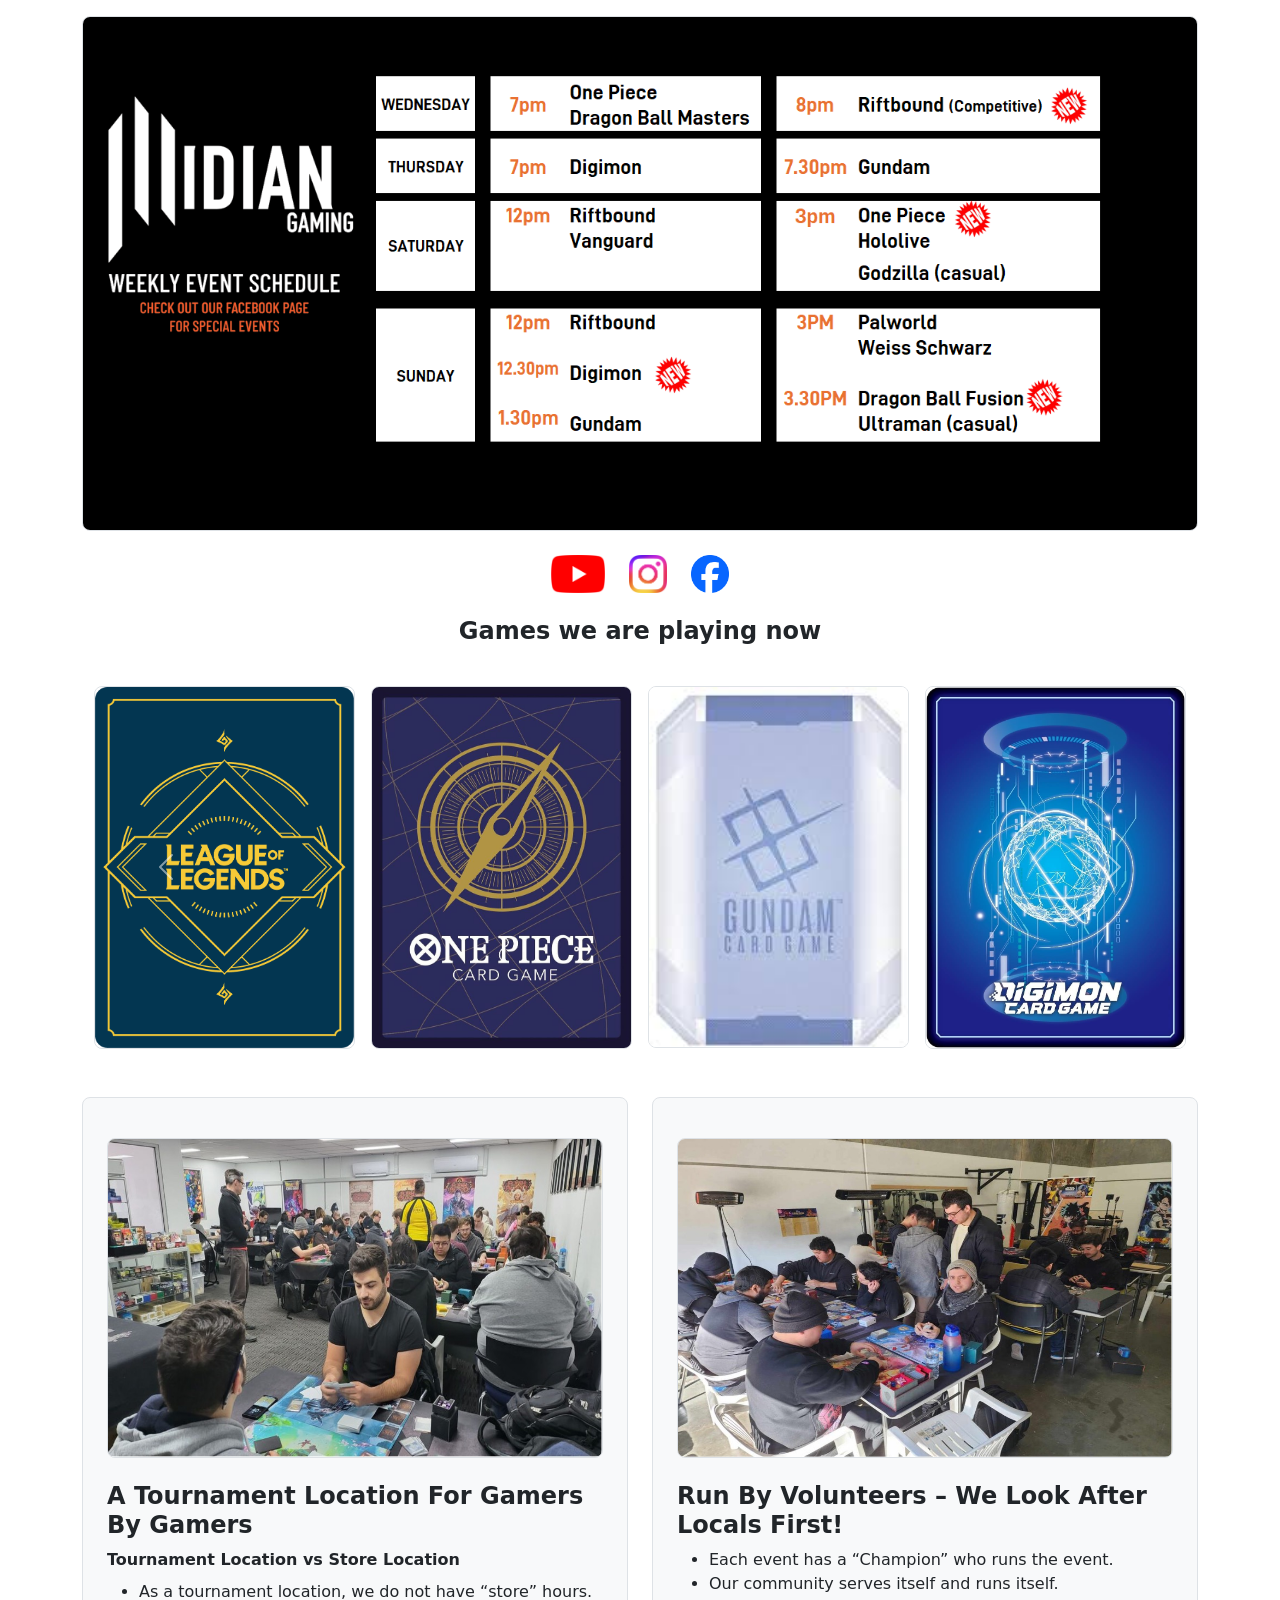
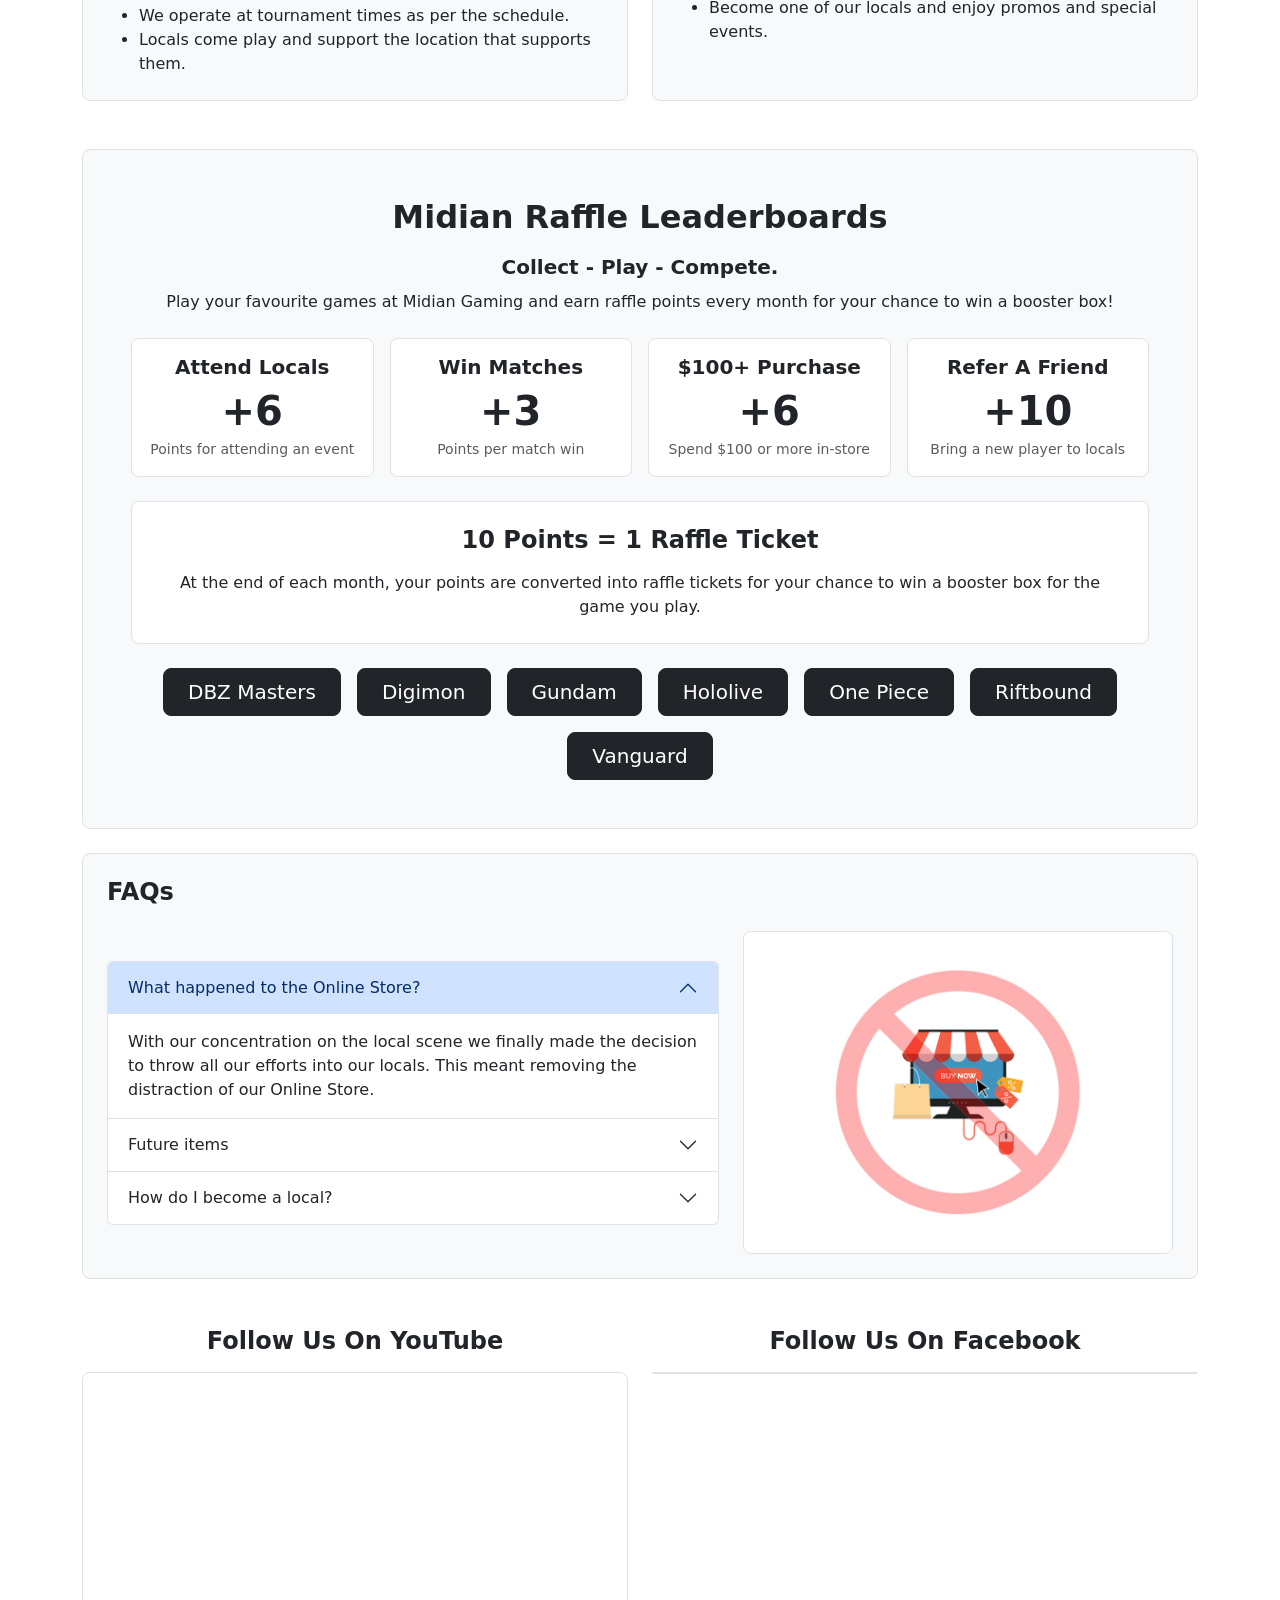
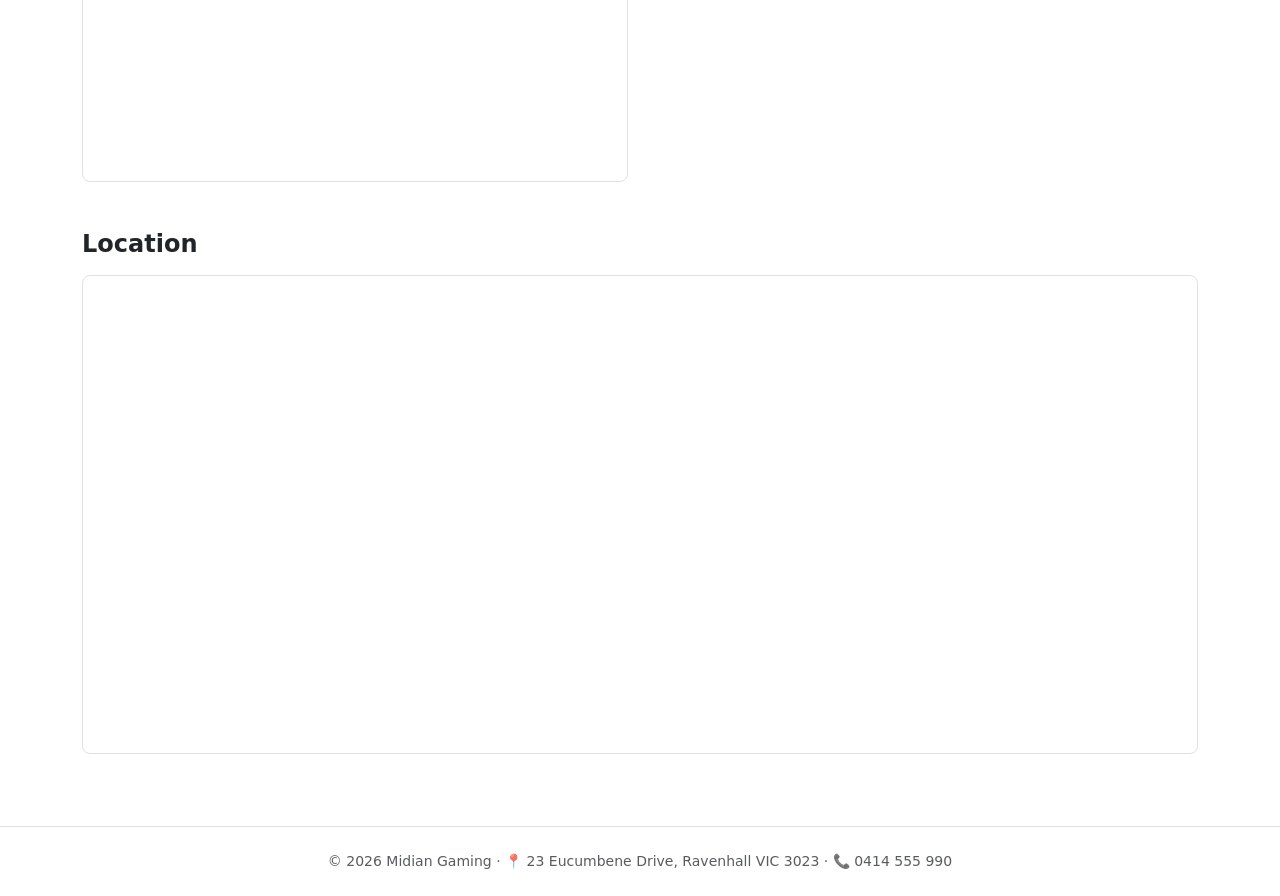
<file: index.html>
<!DOCTYPE html>
<html lang="en" data-bs-theme="light">

<head>
    <meta charset="UTF-8" />
    <meta name="viewport" content="width=device-width, initial-scale=1" />

    <title>Midian Gaming</title>
    <!-- Favicon -->
    <link rel="icon" type="image/png" href="assets/favicon/favicon-32x32.png">
    <!-- Bootstrap 5 CSS (CDN) -->
    <link href="https://cdn.jsdelivr.net/npm/bootstrap@5.3.3/dist/css/bootstrap.min.css" rel="stylesheet">
    <!-- CSS -->
    <link href="css/styles.css" rel="stylesheet">

</head>

<body>
    <!-- Facebook -->
    <div id="fb-root"></div>

    <!-- Header -->
    <div class="container pt-0 pb-4">
        
        <!-- Timetable -->
        <div class="my-3 text-center" id="timetableContainer">
        <!-- JS will inject timetable -->
        </div>

        <!-- Social icons -->
        <div class="text-center my-4">
            <div class="ms-auto justify-content-center d-flex gap-4">

                <!-- YouTube -->
                <a href="https://www.youtube.com/c/midiangaming"
                target="_blank"
                class="text-decoration-none">
                <img src="assets/icons/youtube_social_icon_white.png" height="38" alt="YouTube">
                </a>

                <!-- Instagram -->
                <a href="https://www.instagram.com/midiangaming/?hl=en"
                target="_blank"
                class="text-decoration-none">
                <img src="assets/icons/Instagram_Glyph_Gradient.png" height="38" alt="Instagram">
                </a>

                <!-- Facebook -->
                <a href="https://www.facebook.com/midiangamingau"
                target="_blank"
                class="text-decoration-none">
                <img src="assets/icons/Facebook_Logo_Primary.png" height="38" alt="Facebook">
                </a>

            </div>        
        </div>    

        <!-- Carousel -->
        <h2 class="h4 fw-bold text-center mt-4 mb-3">Games we are playing now</h2>
        <br>

        <div id="carouselExample"
        class="carousel slide"
        data-bs-ride="carousel"
        data-bs-interval="2500">
            <div class="carousel-inner" id="carouselInner">
            <!-- JS will injected carousel -->
            </div>

            <button class="carousel-control-prev" type="button" data-bs-target="#carouselExample" data-bs-slide="prev">
                <span class="carousel-control-prev-icon"></span>
            </button>

            <button class="carousel-control-next" type="button" data-bs-target="#carouselExample" data-bs-slide="next">
                <span class="carousel-control-next-icon"></span>
            </button>
        </div>
        
        <!-- Info blocks -->
        <div class="row g-4 mt-4">
            
            <!-- Block 1 -->
            <div class="col-md-6">
                <div class="p-4 border rounded-3 bg-body-tertiary h-100">

                    <!-- Block 1 Img -->
                    <div class="text-center mt-3">
                        <img src="assets/images/block1.png" style="height: 320px; width:100%;" class="img-fluid rounded-3 border" alt="Block 1 image">
                    </div>

                    <br>

                    <h2 class="h4 fw-bold">A Tournament Location For Gamers By Gamers</h2>
                    <p class="mb-2 fw-semibold">Tournament Location vs Store Location</p>
                    <ul class="mb-0">
                        <li>As a tournament location, we do not have “store” hours.</li>
                        <li>We operate at tournament times as per the schedule.</li>
                        <li>Locals come play and support the location that supports them.</li>
                    </ul>
                </div>
            </div>

            <!-- Block 2 -->
            <div class="col-md-6">
                <div class="p-4 border rounded-3 bg-body-tertiary h-100">

                    <!-- Block 2 Img -->
                    <div class="text-center mt-3">
                        <img src="assets/images/block2.png" style="height: 320px; width:100%" class="img-fluid rounded-3 border" alt="Block 2 image">
                    </div>

                    <br>

                    <h2 class="h4 fw-bold">Run By Volunteers – We Look After Locals First!</h2>
                    <ul class="mb-0">
                        <li>Each event has a “Champion” who runs the event.</li>
                        <li>Our community serves itself and runs itself.</li>
                        <li>Become one of our locals and enjoy promos and special events.</li>
                    </ul>
                </div>
            </div>

        </div>

        <!-- Midian Raffle -->
        <div class="mt-5">
            <div class="p-5 border rounded-3 bg-body-tertiary text-center">
        
                <h2 class="h2 fw-bold mb-3">
                    Midian Raffle Leaderboards
                </h2>
        
                <p class="lead fw-semibold mb-2">
                    Collect - Play - Compete.
                </p>
        
                <p class="mb-4">
                    Play your favourite games at Midian Gaming and earn raffle points every month for your chance to win a booster box!
                </p>
        
                <!-- Points Info -->
                <div class="row g-3 justify-content-center mb-4">
        
                    <div class="col-md-3">
                        <div class="border rounded-3 p-3 h-100 bg-white">
                            <h3 class="h5 fw-bold">Attend Locals</h3>
                            <p class="display-6 fw-bold mb-1">+6</p>
                            <p class="mb-0 small text-muted">
                                Points for attending an event
                            </p>
                        </div>
                    </div>
        
                    <div class="col-md-3">
                        <div class="border rounded-3 p-3 h-100 bg-white">
                            <h3 class="h5 fw-bold">Win Matches</h3>
                            <p class="display-6 fw-bold mb-1">+3</p>
                            <p class="mb-0 small text-muted">
                                Points per match win
                            </p>
                        </div>
                    </div>
        
                    <div class="col-md-3">
                        <div class="border rounded-3 p-3 h-100 bg-white">
                            <h3 class="h5 fw-bold">$100+ Purchase</h3>
                            <p class="display-6 fw-bold mb-1">+6</p>
                            <p class="mb-0 small text-muted">
                                Spend $100 or more in-store
                            </p>
                        </div>
                    </div>
        
                    <div class="col-md-3">
                        <div class="border rounded-3 p-3 h-100 bg-white">
                            <h3 class="h5 fw-bold">Refer A Friend</h3>
                            <p class="display-6 fw-bold mb-1">+10</p>
                            <p class="mb-0 small text-muted">
                                Bring a new player to locals
                            </p>
                        </div>
                    </div>
        
                </div>
        
                <!-- Ticket Info -->
                <div class="border rounded-3 p-4 bg-white mb-4">
                    <h3 class="h4 fw-bold mb-3">
                        10 Points = 1 Raffle Ticket
                    </h3>
        
                    <p class="mb-0">
                        At the end of each month, your points are converted into raffle tickets for your chance to win a booster box for the game you play.
                    </p>
                </div>
        
                <!-- Leaderboard Buttons -->
                <div class="d-flex flex-wrap justify-content-center gap-3">
                

                
                    <a href="DBZ_M_leaderboard.html"
                       class="btn btn-dark btn-lg px-4">
                        DBZ Masters
                    </a>
                
                    <a href="Digimon_leaderboard.html"
                       class="btn btn-dark btn-lg px-4">
                        Digimon
                    </a>
                
                    <a href="Gundam_leaderboard.html"
                       class="btn btn-dark btn-lg px-4">
                        Gundam
                    </a>
                
                    <a href="hololive_leaderboard.html"
                       class="btn btn-dark btn-lg px-4">
                        Hololive
                    </a>
                
                    <a href="OP_leaderboard.html"
                       class="btn btn-dark btn-lg px-4">
                        One Piece
                    </a>
                
                    <a href="Riftbound_leaderboard.html"
                       class="btn btn-dark btn-lg px-4">
                        Riftbound
                    </a>
                
                    <a href="Vanguard_leaderboard.html"
                       class="btn btn-dark btn-lg px-4">
                        Vanguard
                    </a>
                
                    <!-- Future games -->
                    <!--
                    <a href="pokemon_leaderboard.html"
                       class="btn btn-success btn-lg px-4">
                        Pokémon
                    </a>
                    -->
                
                </div>
        
            </div>
        </div>

        <!-- FAQs -->
        <div class="mt-4">
        <div class="p-4 border rounded-3 bg-body-tertiary">

            <!-- Title at top left -->
            <h2 class="h4 fw-bold mb-4">FAQs</h2>

            <div class="row g-4 align-items-center">
                
                <!-- Accordion -->
                <div class="col-lg-7">

                    <div class="accordion" id="faqAccordion">
                
                        <!-- FAQ1 -->
                        <div class="accordion-item">
                            <h2 class="accordion-header">
                            <button class="accordion-button" type="button" data-bs-toggle="collapse" data-bs-target="#faq1">
                                What happened to the Online Store?
                            </button>
                            </h2>
                            <div id="faq1" class="accordion-collapse collapse show" data-bs-parent="#faqAccordion">
                            <div class="accordion-body">
                                With our concentration on the local scene we finally made the decision to throw all our efforts into our locals.
                                This meant removing the distraction of our Online Store.
                            </div>
                            </div>
                        </div>

                        <!-- FAQ2 -->
                        <div class="accordion-item">
                            <h2 class="accordion-header">
                            <button class="accordion-button collapsed" type="button" data-bs-toggle="collapse" data-bs-target="#faq2">
                                Future items 
                            </button>
                            </h2>
                            <div id="faq2" class="accordion-collapse collapse" data-bs-parent="#faqAccordion">
                            <div class="accordion-body">
                                Future items will be sold within the store, and Online through Facebook Groups,
                                Facebook Marketplace and Ebay

                            </div>
                            </div>
                        </div>

                        <!-- FAQ3 -->
                        <div class="accordion-item">
                            <h2 class="accordion-header">
                            <button class="accordion-button collapsed" type="button" data-bs-toggle="collapse" data-bs-target="#faq3">
                                How do I become a local?
                            </button>
                            </h2>
                            <div id="faq3" class="accordion-collapse collapse" data-bs-parent="#faqAccordion">
                            <div class="accordion-body">
                                Come along to events and get involved.
                            </div>
                            </div>
                        </div>

                    </div>
                </div>

                <!-- Faq Img -->
                <div class="col-lg-5 d-flex justify-content-center align-items-center">
                    <div class="faq-image-box border rounded-3 overflow-hidden">
                    <img src="assets/images/faqs.png" alt="FAQ image" class="w-100 h-100 faq-image-fill">
                    </div>
                </div>

            </div>
        </div>
        </div>

        <!-- FB and Youtube Sextion -->
        <div class="row g-4 mt-4 align-items-start">

            <!-- YouTube Section -->
            <div class="col-lg-6">
                <h2 class="h4 fw-bold mb-3 text-center">Follow Us On YouTube</h2>

                <div class="ratio ratio-4x3 border rounded-3 overflow-hidden">
                    <iframe
                        src="https://www.youtube.com/embed/videoseries?list=UUOp4m4sfvgp7y6rNEp_YEUg"
                        title="Midian Gaming Latest Video"
                        allow="accelerometer; clipboard-write; encrypted-media; gyroscope; picture-in-picture; web-share"
                        allowfullscreen>
                    </iframe>
                </div>
            </div>

            <!-- Facebook Section -->
            <div class="col-lg-6">
                <h2 class="h4 fw-bold mb-3 text-center">Follow Us On Facebook</h2>

                <div class="border rounded-3 overflow-hidden d-flex justify-content-center">
                    <div class="fb-page"
                        data-href="https://www.facebook.com/midiangamingau"
                        data-tabs="timeline,events,photos"
                        data-width="500"
                        data-height="475"
                        data-adapt-container-width="true"
                        data-hide-cover="false"
                        data-show-facepile="true">
                    </div>
                </div>
            </div>
        </div>

        <!-- Location -->
        <div class="mt-5" id="location">
            <h2 class="h4 fw-bold mb-3">Location</h2>
            <div class="ratio ratio-21x9 border rounded-3 overflow-hidden">
                <iframe
                    src="https://www.google.com/maps/embed?pb=!1m18!1m12!1m3!1d3154.3087640889175!2d144.74184151212154!3d-37.75935777187246!2m3!1f0!2f0!3f0!3m2!1i1024!2i768!4f13.1!3m3!1m2!1s0x6ad68b61792b7e2b%3A0x26d96a068fb9f86c!2sMidian%20Gaming!5e0!3m2!1sen!2sau!4v1770806266636!5m2!1sen!2sau"
                    loading="lazy"
                    referrerpolicy="no-referrer-when-downgrade">
                </iframe>
            </div>
        </div>
    </div>
        

    <!-- Footer -->
    <footer class="mt-5 py-4 border-top text-center small text-muted">
    © <span id="year"></span> Midian Gaming ·
    📍 23 Eucumbene Drive, Ravenhall VIC 3023 ·
    📞 <a href="tel:0414555990" class="text-decoration-none text-muted">0414 555 990</a>
    </footer>

    <!-- Scripts -->
    <!-- Bootstrap JS bundle -->
    <script src="https://cdn.jsdelivr.net/npm/bootstrap@5.3.3/dist/js/bootstrap.bundle.min.js"></script>
    <!-- JS -->
    <script src="js/main.js"></script>
    <!-- Facebook -->
    <script async defer crossorigin="anonymous"
    src="https://connect.facebook.net/en_US/sdk.js#xfbml=1&version=v20.0">
    </script>

</body>
</html>
</file>
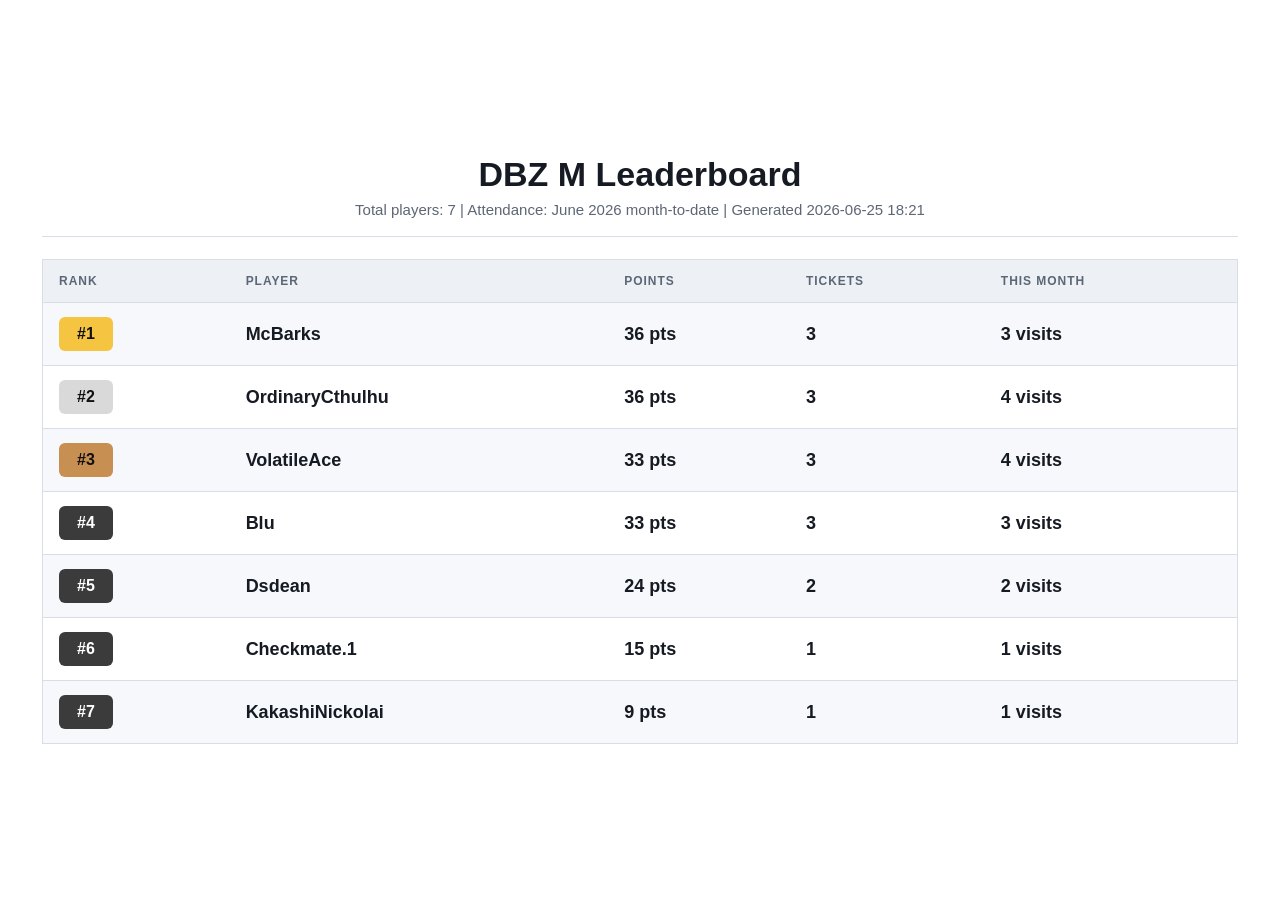
<file: DBZ_M_leaderboard.html>
<!doctype html>
<html lang="en">
<head>
    <meta charset="utf-8">
    <meta name="viewport" content="width=device-width, initial-scale=1">
    <title>DBZ M Leaderboard</title>
    <style>
        :root {
            color-scheme: light;
            --bg: #ffffff;
            --panel: #ffffff;
            --panel-alt: #f6f8fb;
            --text: #161a22;
            --muted: #5c6675;
            --line: #d8dee8;
            --gold: #f5c542;
            --silver: #d9d9d9;
            --bronze: #c88f52;
        }

        * {
            box-sizing: border-box;
        }

        body {
            margin: 0;
            background: var(--bg);
            color: var(--text);
            font-family: Arial, Helvetica, sans-serif;
        }

        main {
            width: min(1000px, calc(100% - 32px));
            margin: 32px auto;
        }

        body.presentation main {
            width: min(1200px, calc(100% - 48px));
            min-height: calc(100vh - 64px);
            display: flex;
            align-items: center;
        }

        .slides {
            width: 100%;
            overflow: hidden;
        }

        .slide-track {
            display: flex;
            width: 200%;
            transition: transform 700ms ease;
        }

        .slide {
            width: 50%;
            flex: 0 0 50%;
            padding: 0 2px;
        }

        body.show-ticket-slide .slide-track {
            transform: translateX(-50%);
        }

        header {
            text-align: center;
            padding-bottom: 18px;
            border-bottom: 1px solid var(--line);
        }

        h1 {
            margin: 0;
            font-size: 34px;
            line-height: 1.1;
        }

        .summary {
            margin: 8px 0 0;
            color: var(--muted);
            font-size: 15px;
        }

        table {
            width: 100%;
            margin-top: 22px;
            border-collapse: collapse;
            overflow: hidden;
            border: 1px solid var(--line);
        }

        thead {
            background: #edf1f6;
        }

        th,
        td {
            padding: 14px 16px;
            text-align: left;
            border-bottom: 1px solid var(--line);
        }

        th {
            color: var(--muted);
            font-size: 12px;
            text-transform: uppercase;
            letter-spacing: 0.08em;
        }

        tbody tr:nth-child(even) {
            background: var(--panel);
        }

        tbody tr:nth-child(odd) {
            background: var(--panel-alt);
        }

        .rank {
            display: inline-flex;
            min-width: 54px;
            height: 34px;
            align-items: center;
            justify-content: center;
            border-radius: 6px;
            background: #3b3b3b;
            color: #ffffff;
            font-weight: 700;
        }

        .rank-1 {
            background: var(--gold);
            color: #111111;
        }

        .rank-2 {
            background: var(--silver);
            color: #111111;
        }

        .rank-3 {
            background: var(--bronze);
            color: #111111;
        }

        .player {
            font-size: 18px;
            font-weight: 700;
        }

        .points {
            font-size: 18px;
            font-weight: 700;
            white-space: nowrap;
        }

        .ticket-panel {
            min-height: 62vh;
            display: flex;
            flex-direction: column;
            justify-content: center;
            text-align: center;
            border: 1px solid var(--line);
            background: #ffffff;
            padding: 42px;
        }

        .ticket-panel h2 {
            margin: 0;
            font-size: 42px;
            line-height: 1.1;
        }

        .ticket-rule {
            margin: 22px auto 0;
            width: min(680px, 100%);
            padding: 24px;
            border: 1px solid var(--line);
            background: var(--panel-alt);
            font-size: 26px;
            font-weight: 700;
        }

        .ticket-note {
            width: min(720px, 100%);
            margin: 22px auto 0;
            color: var(--muted);
            font-size: 18px;
            line-height: 1.45;
        }

        .ticket-example {
            margin-top: 26px;
            font-size: 22px;
            font-weight: 700;
        }

        @media print {
            main {
                width: 100%;
                margin: 0;
            }

            .ticket-panel {
                display: none;
            }
        }
    </style>
</head>
<body>
    <main>
        <div class="slides">
            <div class="slide-track">
                <section class="slide">
                    <header>
                        <h1>DBZ M Leaderboard</h1>
                        <p class="summary">Total players: 7 | Attendance: June 2026 month-to-date | Generated 2026-06-25 18:21</p>
                    </header>
                    <table>
                        <thead>
                            <tr>
                                <th>Rank</th>
                                <th>Player</th>
                                <th>Points</th>
                                <th>Tickets</th>
                                <th>This Month</th>
                            </tr>
                        </thead>
                        <tbody>
                            <tr>
                    <td><span class="rank rank-1">#1</span></td>
                    <td class="player">McBarks</td>
                    <td class="points">36 pts</td>
                    <td class="points">3</td>
                    <td class="points">3 visits</td>
                </tr>
<tr>
                    <td><span class="rank rank-2">#2</span></td>
                    <td class="player">OrdinaryCthulhu</td>
                    <td class="points">36 pts</td>
                    <td class="points">3</td>
                    <td class="points">4 visits</td>
                </tr>
<tr>
                    <td><span class="rank rank-3">#3</span></td>
                    <td class="player">VolatileAce</td>
                    <td class="points">33 pts</td>
                    <td class="points">3</td>
                    <td class="points">4 visits</td>
                </tr>
<tr>
                    <td><span class="rank rank-other">#4</span></td>
                    <td class="player">Blu</td>
                    <td class="points">33 pts</td>
                    <td class="points">3</td>
                    <td class="points">3 visits</td>
                </tr>
<tr>
                    <td><span class="rank rank-other">#5</span></td>
                    <td class="player">Dsdean</td>
                    <td class="points">24 pts</td>
                    <td class="points">2</td>
                    <td class="points">2 visits</td>
                </tr>
<tr>
                    <td><span class="rank rank-other">#6</span></td>
                    <td class="player">Checkmate.1</td>
                    <td class="points">15 pts</td>
                    <td class="points">1</td>
                    <td class="points">1 visits</td>
                </tr>
<tr>
                    <td><span class="rank rank-other">#7</span></td>
                    <td class="player">KakashiNickolai</td>
                    <td class="points">9 pts</td>
                    <td class="points">1</td>
                    <td class="points">1 visits</td>
                </tr>
                        </tbody>
                    </table>
                </section>
                <section class="slide">
                    <div class="ticket-panel">
                        <h2>How Raffle Tickets Work</h2>
                        <div class="ticket-rule">Every 10 points = 1 raffle ticket</div>
                        <p class="ticket-note">
                            Players under 10 points receive 1 ticket. From 10 points onward, being within 2 points of the next ticket rounds up.
                        </p>
                        <div class="ticket-example">Example: 28 or 29 points gives 3 tickets</div>
                    </div>
                </section>
            </div>
        </div>
    </main>
    <script>
        const presentationGap = 80;
        const slideIntervalMs = 12000;
        const scrollSpeedPixelsPerSecond = 28;
        const scrollResetDelayMs = 1800;
        let showTicketSlide = false;
        let timer = null;
        let scrollFrame = null;
        let scrollResetTimer = null;
        let lastScrollTime = null;

        function isPresentationMode() {
            return Boolean(document.fullscreenElement) ||
                Math.abs(window.innerHeight - screen.height) <= presentationGap;
        }

        function maxScrollY() {
            const scrollElement = document.scrollingElement || document.documentElement;
            return Math.max(
                scrollElement.scrollHeight,
                document.body.scrollHeight,
                document.documentElement.scrollHeight
            ) - scrollElement.clientHeight;
        }

        function canAutoScroll() {
            return !window.matchMedia("(prefers-reduced-motion: reduce)").matches &&
                !showTicketSlide &&
                maxScrollY() > 2;
        }

        function stopAutoScroll() {
            if (scrollFrame) {
                cancelAnimationFrame(scrollFrame);
                scrollFrame = null;
            }
            if (scrollResetTimer) {
                clearTimeout(scrollResetTimer);
                scrollResetTimer = null;
            }
            lastScrollTime = null;
        }

        function scheduleScrollReset() {
            if (scrollResetTimer) {
                return;
            }
            scrollResetTimer = setTimeout(() => {
                scrollResetTimer = null;
                window.scrollTo(0, 0);
                lastScrollTime = null;
                requestAnimationFrame(startAutoScroll);
            }, scrollResetDelayMs);
        }

        function autoScrollStep(timestamp) {
            if (!canAutoScroll()) {
                stopAutoScroll();
                return;
            }

            if (lastScrollTime === null) {
                lastScrollTime = timestamp;
            }

            const elapsedSeconds = (timestamp - lastScrollTime) / 1000;
            lastScrollTime = timestamp;
            const scrollElement = document.scrollingElement || document.documentElement;
            scrollElement.scrollTop += scrollSpeedPixelsPerSecond * elapsedSeconds;

            if (scrollElement.scrollTop >= maxScrollY() - 2) {
                stopAutoScroll();
                scheduleScrollReset();
                return;
            }

            scrollFrame = requestAnimationFrame(autoScrollStep);
        }

        function startAutoScroll() {
            if (scrollFrame || scrollResetTimer || !canAutoScroll()) {
                return;
            }
            scrollFrame = requestAnimationFrame(autoScrollStep);
        }

        function setTicketSlide(isVisible) {
            document.body.classList.toggle("show-ticket-slide", isVisible);
            stopAutoScroll();
            window.scrollTo({ top: 0 });
            if (!isVisible && document.body.classList.contains("presentation")) {
                startAutoScroll();
            }
        }

        function stopSlides() {
            if (timer) {
                clearInterval(timer);
                timer = null;
            }
            showTicketSlide = false;
            setTicketSlide(false);
            stopAutoScroll();
        }

        function startSlides() {
            if (timer) {
                return;
            }
            timer = setInterval(() => {
                if (!showTicketSlide && canAutoScroll()) {
                    return;
                }
                showTicketSlide = !showTicketSlide;
                setTicketSlide(showTicketSlide);
            }, slideIntervalMs);
        }

        function updatePresentationMode() {
            const active = isPresentationMode();
            document.body.classList.toggle("presentation", active);
            if (active) {
                startSlides();
                startAutoScroll();
            } else {
                stopSlides();
                startAutoScroll();
            }
        }

        window.addEventListener("resize", updatePresentationMode);
        document.addEventListener("fullscreenchange", updatePresentationMode);
        updatePresentationMode();
    </script>
</body>
</html>
</file>
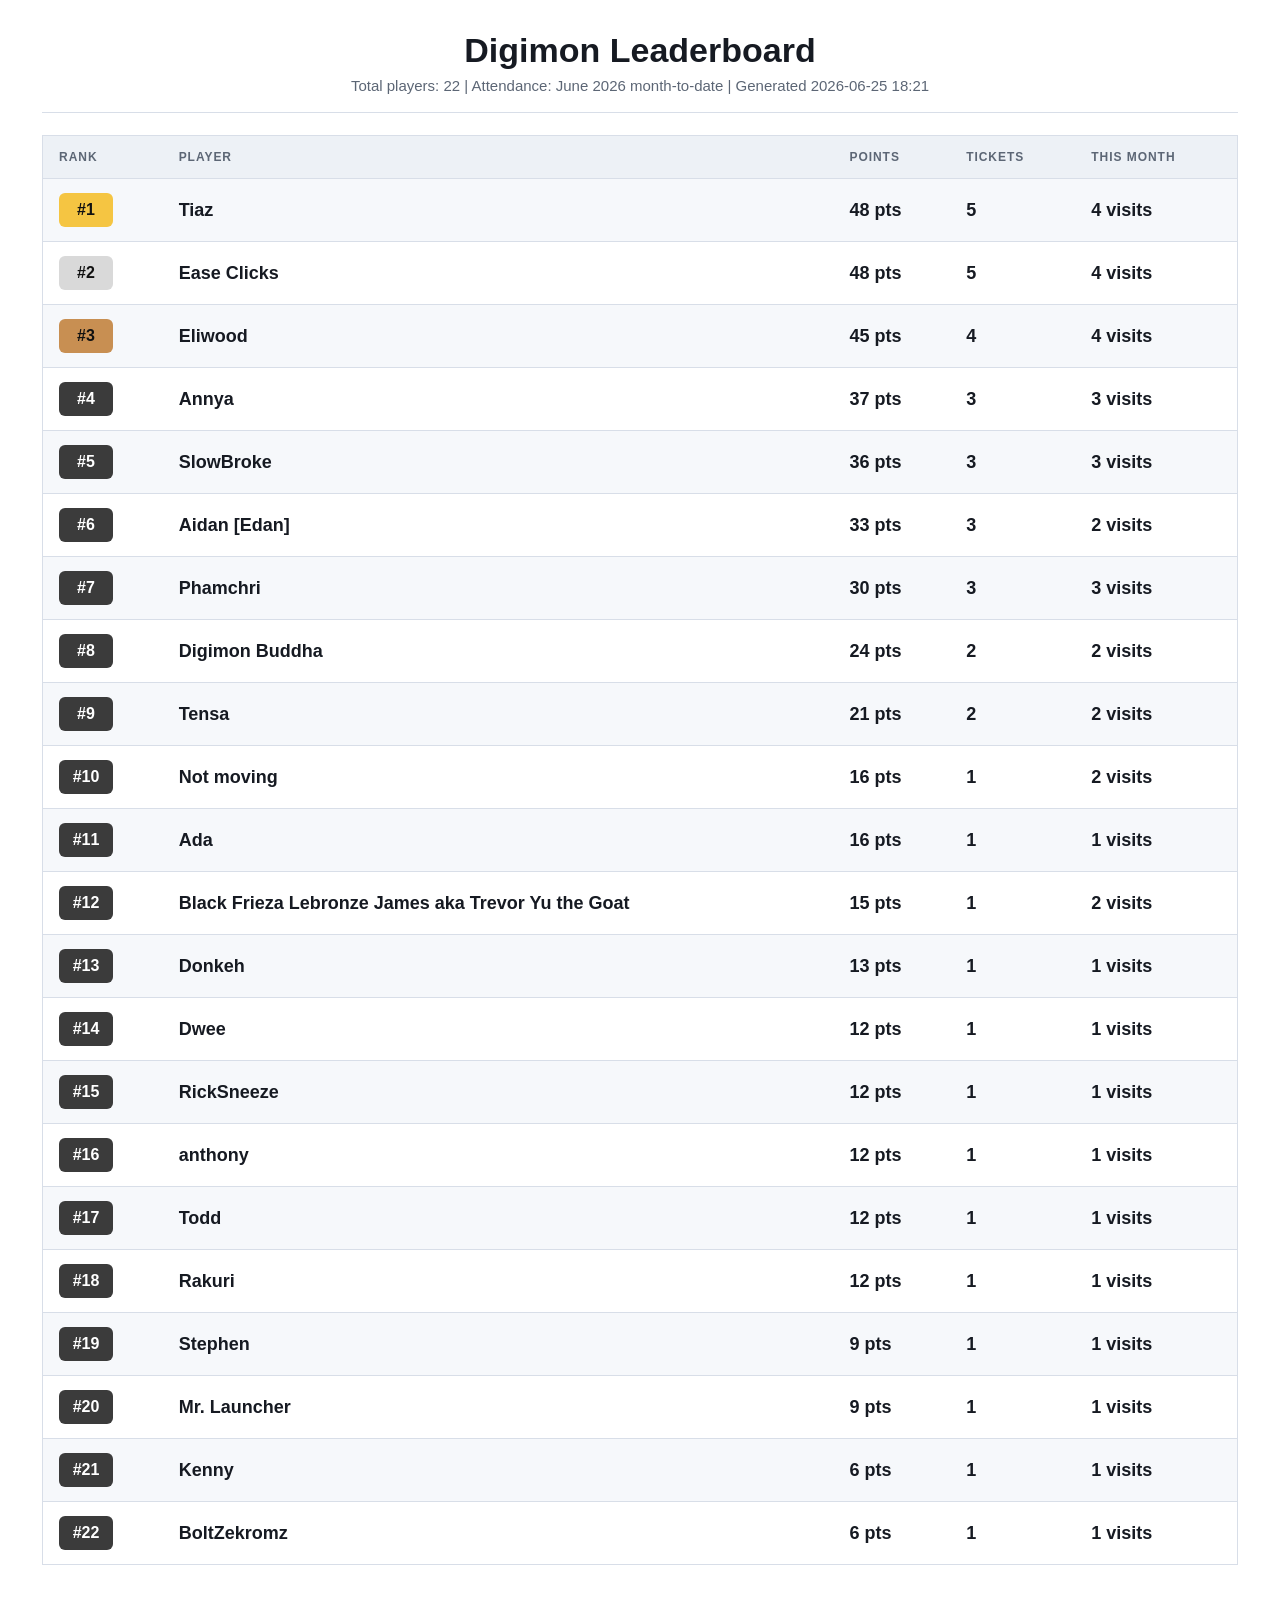
<file: Digimon_leaderboard.html>
<!doctype html>
<html lang="en">
<head>
    <meta charset="utf-8">
    <meta name="viewport" content="width=device-width, initial-scale=1">
    <title>Digimon Leaderboard</title>
    <style>
        :root {
            color-scheme: light;
            --bg: #ffffff;
            --panel: #ffffff;
            --panel-alt: #f6f8fb;
            --text: #161a22;
            --muted: #5c6675;
            --line: #d8dee8;
            --gold: #f5c542;
            --silver: #d9d9d9;
            --bronze: #c88f52;
        }

        * {
            box-sizing: border-box;
        }

        body {
            margin: 0;
            background: var(--bg);
            color: var(--text);
            font-family: Arial, Helvetica, sans-serif;
        }

        main {
            width: min(1000px, calc(100% - 32px));
            margin: 32px auto;
        }

        body.presentation main {
            width: min(1200px, calc(100% - 48px));
            min-height: calc(100vh - 64px);
            display: flex;
            align-items: center;
        }

        .slides {
            width: 100%;
            overflow: hidden;
        }

        .slide-track {
            display: flex;
            width: 200%;
            transition: transform 700ms ease;
        }

        .slide {
            width: 50%;
            flex: 0 0 50%;
            padding: 0 2px;
        }

        body.show-ticket-slide .slide-track {
            transform: translateX(-50%);
        }

        header {
            text-align: center;
            padding-bottom: 18px;
            border-bottom: 1px solid var(--line);
        }

        h1 {
            margin: 0;
            font-size: 34px;
            line-height: 1.1;
        }

        .summary {
            margin: 8px 0 0;
            color: var(--muted);
            font-size: 15px;
        }

        table {
            width: 100%;
            margin-top: 22px;
            border-collapse: collapse;
            overflow: hidden;
            border: 1px solid var(--line);
        }

        thead {
            background: #edf1f6;
        }

        th,
        td {
            padding: 14px 16px;
            text-align: left;
            border-bottom: 1px solid var(--line);
        }

        th {
            color: var(--muted);
            font-size: 12px;
            text-transform: uppercase;
            letter-spacing: 0.08em;
        }

        tbody tr:nth-child(even) {
            background: var(--panel);
        }

        tbody tr:nth-child(odd) {
            background: var(--panel-alt);
        }

        .rank {
            display: inline-flex;
            min-width: 54px;
            height: 34px;
            align-items: center;
            justify-content: center;
            border-radius: 6px;
            background: #3b3b3b;
            color: #ffffff;
            font-weight: 700;
        }

        .rank-1 {
            background: var(--gold);
            color: #111111;
        }

        .rank-2 {
            background: var(--silver);
            color: #111111;
        }

        .rank-3 {
            background: var(--bronze);
            color: #111111;
        }

        .player {
            font-size: 18px;
            font-weight: 700;
        }

        .points {
            font-size: 18px;
            font-weight: 700;
            white-space: nowrap;
        }

        .ticket-panel {
            min-height: 62vh;
            display: flex;
            flex-direction: column;
            justify-content: center;
            text-align: center;
            border: 1px solid var(--line);
            background: #ffffff;
            padding: 42px;
        }

        .ticket-panel h2 {
            margin: 0;
            font-size: 42px;
            line-height: 1.1;
        }

        .ticket-rule {
            margin: 22px auto 0;
            width: min(680px, 100%);
            padding: 24px;
            border: 1px solid var(--line);
            background: var(--panel-alt);
            font-size: 26px;
            font-weight: 700;
        }

        .ticket-note {
            width: min(720px, 100%);
            margin: 22px auto 0;
            color: var(--muted);
            font-size: 18px;
            line-height: 1.45;
        }

        .ticket-example {
            margin-top: 26px;
            font-size: 22px;
            font-weight: 700;
        }

        @media print {
            main {
                width: 100%;
                margin: 0;
            }

            .ticket-panel {
                display: none;
            }
        }
    </style>
</head>
<body>
    <main>
        <div class="slides">
            <div class="slide-track">
                <section class="slide">
                    <header>
                        <h1>Digimon Leaderboard</h1>
                        <p class="summary">Total players: 22 | Attendance: June 2026 month-to-date | Generated 2026-06-25 18:21</p>
                    </header>
                    <table>
                        <thead>
                            <tr>
                                <th>Rank</th>
                                <th>Player</th>
                                <th>Points</th>
                                <th>Tickets</th>
                                <th>This Month</th>
                            </tr>
                        </thead>
                        <tbody>
                            <tr>
                    <td><span class="rank rank-1">#1</span></td>
                    <td class="player">Tiaz</td>
                    <td class="points">48 pts</td>
                    <td class="points">5</td>
                    <td class="points">4 visits</td>
                </tr>
<tr>
                    <td><span class="rank rank-2">#2</span></td>
                    <td class="player">Ease Clicks</td>
                    <td class="points">48 pts</td>
                    <td class="points">5</td>
                    <td class="points">4 visits</td>
                </tr>
<tr>
                    <td><span class="rank rank-3">#3</span></td>
                    <td class="player">Eliwood</td>
                    <td class="points">45 pts</td>
                    <td class="points">4</td>
                    <td class="points">4 visits</td>
                </tr>
<tr>
                    <td><span class="rank rank-other">#4</span></td>
                    <td class="player">Annya</td>
                    <td class="points">37 pts</td>
                    <td class="points">3</td>
                    <td class="points">3 visits</td>
                </tr>
<tr>
                    <td><span class="rank rank-other">#5</span></td>
                    <td class="player">SlowBroke</td>
                    <td class="points">36 pts</td>
                    <td class="points">3</td>
                    <td class="points">3 visits</td>
                </tr>
<tr>
                    <td><span class="rank rank-other">#6</span></td>
                    <td class="player">Aidan [Edan]</td>
                    <td class="points">33 pts</td>
                    <td class="points">3</td>
                    <td class="points">2 visits</td>
                </tr>
<tr>
                    <td><span class="rank rank-other">#7</span></td>
                    <td class="player">Phamchri</td>
                    <td class="points">30 pts</td>
                    <td class="points">3</td>
                    <td class="points">3 visits</td>
                </tr>
<tr>
                    <td><span class="rank rank-other">#8</span></td>
                    <td class="player">Digimon Buddha</td>
                    <td class="points">24 pts</td>
                    <td class="points">2</td>
                    <td class="points">2 visits</td>
                </tr>
<tr>
                    <td><span class="rank rank-other">#9</span></td>
                    <td class="player">Tensa</td>
                    <td class="points">21 pts</td>
                    <td class="points">2</td>
                    <td class="points">2 visits</td>
                </tr>
<tr>
                    <td><span class="rank rank-other">#10</span></td>
                    <td class="player">Not moving </td>
                    <td class="points">16 pts</td>
                    <td class="points">1</td>
                    <td class="points">2 visits</td>
                </tr>
<tr>
                    <td><span class="rank rank-other">#11</span></td>
                    <td class="player">Ada</td>
                    <td class="points">16 pts</td>
                    <td class="points">1</td>
                    <td class="points">1 visits</td>
                </tr>
<tr>
                    <td><span class="rank rank-other">#12</span></td>
                    <td class="player">Black Frieza  Lebronze James aka Trevor Yu the Goat</td>
                    <td class="points">15 pts</td>
                    <td class="points">1</td>
                    <td class="points">2 visits</td>
                </tr>
<tr>
                    <td><span class="rank rank-other">#13</span></td>
                    <td class="player">Donkeh</td>
                    <td class="points">13 pts</td>
                    <td class="points">1</td>
                    <td class="points">1 visits</td>
                </tr>
<tr>
                    <td><span class="rank rank-other">#14</span></td>
                    <td class="player">Dwee</td>
                    <td class="points">12 pts</td>
                    <td class="points">1</td>
                    <td class="points">1 visits</td>
                </tr>
<tr>
                    <td><span class="rank rank-other">#15</span></td>
                    <td class="player">RickSneeze</td>
                    <td class="points">12 pts</td>
                    <td class="points">1</td>
                    <td class="points">1 visits</td>
                </tr>
<tr>
                    <td><span class="rank rank-other">#16</span></td>
                    <td class="player">anthony</td>
                    <td class="points">12 pts</td>
                    <td class="points">1</td>
                    <td class="points">1 visits</td>
                </tr>
<tr>
                    <td><span class="rank rank-other">#17</span></td>
                    <td class="player">Todd</td>
                    <td class="points">12 pts</td>
                    <td class="points">1</td>
                    <td class="points">1 visits</td>
                </tr>
<tr>
                    <td><span class="rank rank-other">#18</span></td>
                    <td class="player">Rakuri</td>
                    <td class="points">12 pts</td>
                    <td class="points">1</td>
                    <td class="points">1 visits</td>
                </tr>
<tr>
                    <td><span class="rank rank-other">#19</span></td>
                    <td class="player">Stephen</td>
                    <td class="points">9 pts</td>
                    <td class="points">1</td>
                    <td class="points">1 visits</td>
                </tr>
<tr>
                    <td><span class="rank rank-other">#20</span></td>
                    <td class="player">Mr. Launcher </td>
                    <td class="points">9 pts</td>
                    <td class="points">1</td>
                    <td class="points">1 visits</td>
                </tr>
<tr>
                    <td><span class="rank rank-other">#21</span></td>
                    <td class="player">Kenny</td>
                    <td class="points">6 pts</td>
                    <td class="points">1</td>
                    <td class="points">1 visits</td>
                </tr>
<tr>
                    <td><span class="rank rank-other">#22</span></td>
                    <td class="player">BoltZekromz</td>
                    <td class="points">6 pts</td>
                    <td class="points">1</td>
                    <td class="points">1 visits</td>
                </tr>
                        </tbody>
                    </table>
                </section>
                <section class="slide">
                    <div class="ticket-panel">
                        <h2>How Raffle Tickets Work</h2>
                        <div class="ticket-rule">Every 10 points = 1 raffle ticket</div>
                        <p class="ticket-note">
                            Players under 10 points receive 1 ticket. From 10 points onward, being within 2 points of the next ticket rounds up.
                        </p>
                        <div class="ticket-example">Example: 28 or 29 points gives 3 tickets</div>
                    </div>
                </section>
            </div>
        </div>
    </main>
    <script>
        const presentationGap = 80;
        const slideIntervalMs = 12000;
        const scrollSpeedPixelsPerSecond = 28;
        const scrollResetDelayMs = 1800;
        let showTicketSlide = false;
        let timer = null;
        let scrollFrame = null;
        let scrollResetTimer = null;
        let lastScrollTime = null;

        function isPresentationMode() {
            return Boolean(document.fullscreenElement) ||
                Math.abs(window.innerHeight - screen.height) <= presentationGap;
        }

        function maxScrollY() {
            const scrollElement = document.scrollingElement || document.documentElement;
            return Math.max(
                scrollElement.scrollHeight,
                document.body.scrollHeight,
                document.documentElement.scrollHeight
            ) - scrollElement.clientHeight;
        }

        function canAutoScroll() {
            return !window.matchMedia("(prefers-reduced-motion: reduce)").matches &&
                !showTicketSlide &&
                maxScrollY() > 2;
        }

        function stopAutoScroll() {
            if (scrollFrame) {
                cancelAnimationFrame(scrollFrame);
                scrollFrame = null;
            }
            if (scrollResetTimer) {
                clearTimeout(scrollResetTimer);
                scrollResetTimer = null;
            }
            lastScrollTime = null;
        }

        function scheduleScrollReset() {
            if (scrollResetTimer) {
                return;
            }
            scrollResetTimer = setTimeout(() => {
                scrollResetTimer = null;
                window.scrollTo(0, 0);
                lastScrollTime = null;
                requestAnimationFrame(startAutoScroll);
            }, scrollResetDelayMs);
        }

        function autoScrollStep(timestamp) {
            if (!canAutoScroll()) {
                stopAutoScroll();
                return;
            }

            if (lastScrollTime === null) {
                lastScrollTime = timestamp;
            }

            const elapsedSeconds = (timestamp - lastScrollTime) / 1000;
            lastScrollTime = timestamp;
            const scrollElement = document.scrollingElement || document.documentElement;
            scrollElement.scrollTop += scrollSpeedPixelsPerSecond * elapsedSeconds;

            if (scrollElement.scrollTop >= maxScrollY() - 2) {
                stopAutoScroll();
                scheduleScrollReset();
                return;
            }

            scrollFrame = requestAnimationFrame(autoScrollStep);
        }

        function startAutoScroll() {
            if (scrollFrame || scrollResetTimer || !canAutoScroll()) {
                return;
            }
            scrollFrame = requestAnimationFrame(autoScrollStep);
        }

        function setTicketSlide(isVisible) {
            document.body.classList.toggle("show-ticket-slide", isVisible);
            stopAutoScroll();
            window.scrollTo({ top: 0 });
            if (!isVisible && document.body.classList.contains("presentation")) {
                startAutoScroll();
            }
        }

        function stopSlides() {
            if (timer) {
                clearInterval(timer);
                timer = null;
            }
            showTicketSlide = false;
            setTicketSlide(false);
            stopAutoScroll();
        }

        function startSlides() {
            if (timer) {
                return;
            }
            timer = setInterval(() => {
                if (!showTicketSlide && canAutoScroll()) {
                    return;
                }
                showTicketSlide = !showTicketSlide;
                setTicketSlide(showTicketSlide);
            }, slideIntervalMs);
        }

        function updatePresentationMode() {
            const active = isPresentationMode();
            document.body.classList.toggle("presentation", active);
            if (active) {
                startSlides();
                startAutoScroll();
            } else {
                stopSlides();
                startAutoScroll();
            }
        }

        window.addEventListener("resize", updatePresentationMode);
        document.addEventListener("fullscreenchange", updatePresentationMode);
        updatePresentationMode();
    </script>
</body>
</html>
</file>
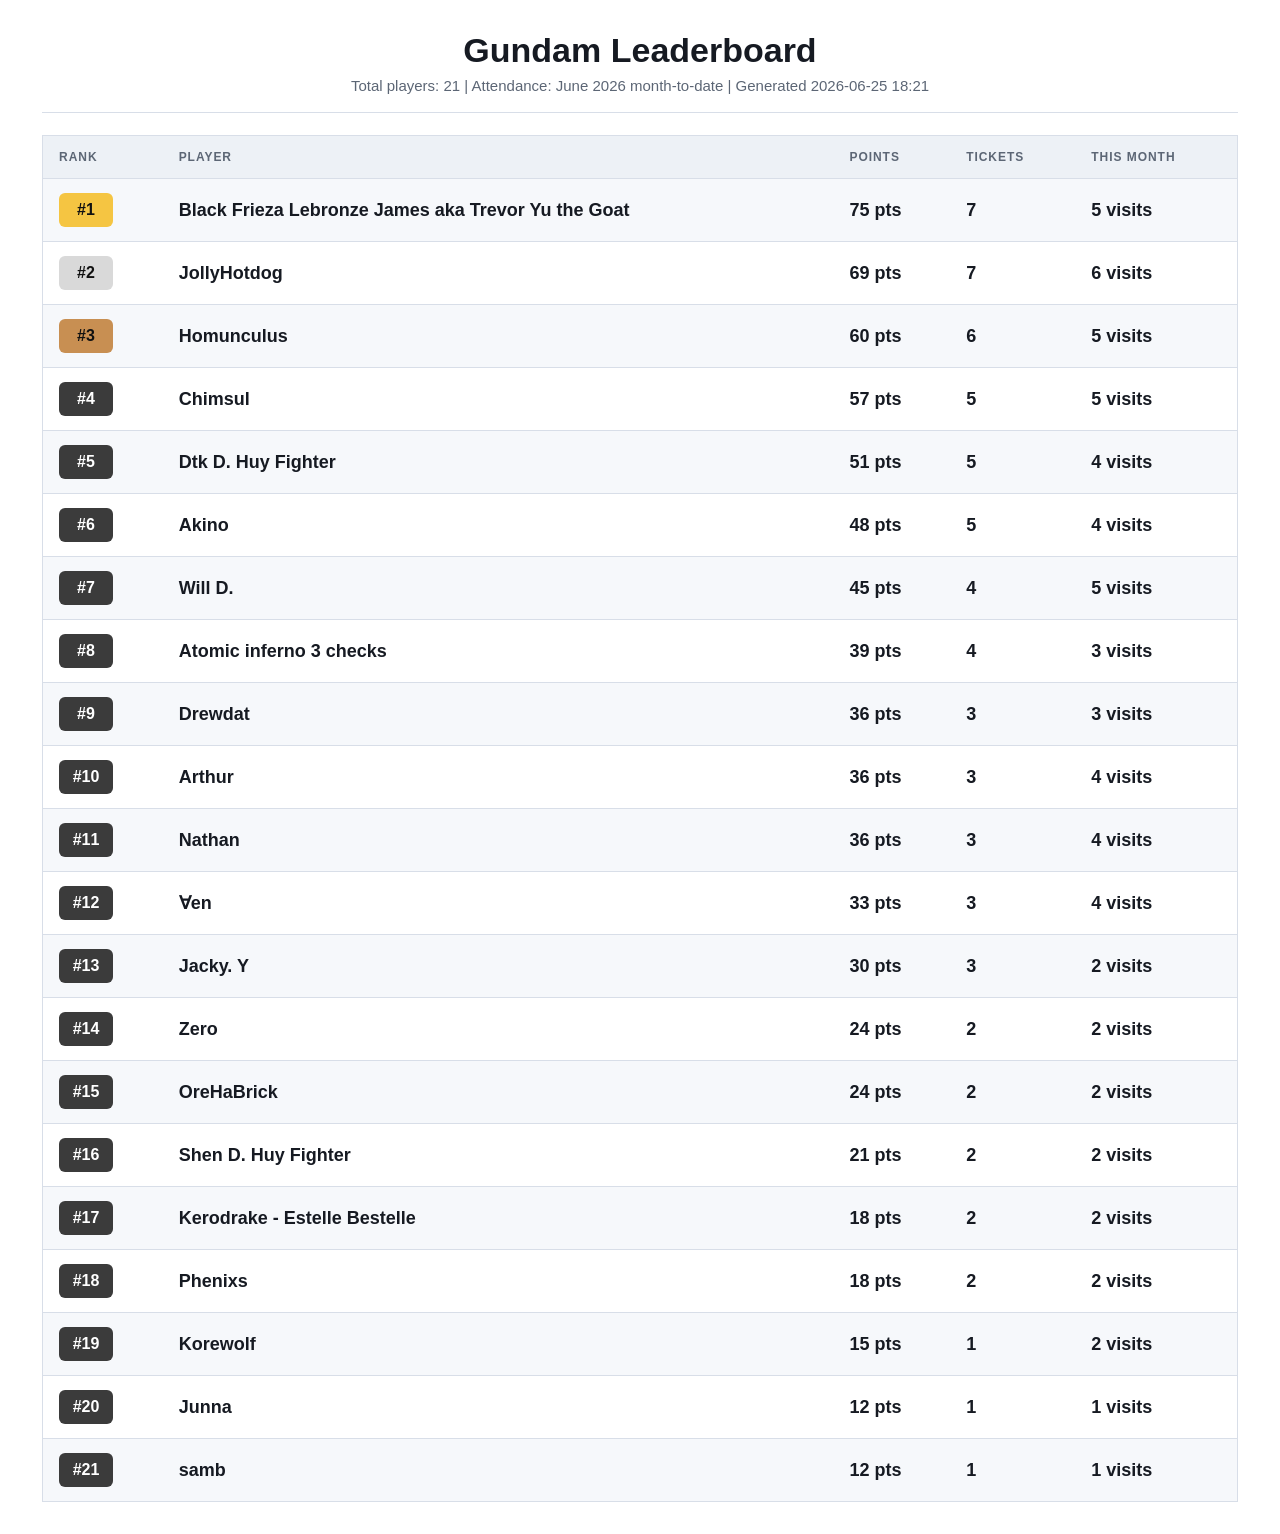
<file: Gundam_leaderboard.html>
<!doctype html>
<html lang="en">
<head>
    <meta charset="utf-8">
    <meta name="viewport" content="width=device-width, initial-scale=1">
    <title>Gundam Leaderboard</title>
    <style>
        :root {
            color-scheme: light;
            --bg: #ffffff;
            --panel: #ffffff;
            --panel-alt: #f6f8fb;
            --text: #161a22;
            --muted: #5c6675;
            --line: #d8dee8;
            --gold: #f5c542;
            --silver: #d9d9d9;
            --bronze: #c88f52;
        }

        * {
            box-sizing: border-box;
        }

        body {
            margin: 0;
            background: var(--bg);
            color: var(--text);
            font-family: Arial, Helvetica, sans-serif;
        }

        main {
            width: min(1000px, calc(100% - 32px));
            margin: 32px auto;
        }

        body.presentation main {
            width: min(1200px, calc(100% - 48px));
            min-height: calc(100vh - 64px);
            display: flex;
            align-items: center;
        }

        .slides {
            width: 100%;
            overflow: hidden;
        }

        .slide-track {
            display: flex;
            width: 200%;
            transition: transform 700ms ease;
        }

        .slide {
            width: 50%;
            flex: 0 0 50%;
            padding: 0 2px;
        }

        body.show-ticket-slide .slide-track {
            transform: translateX(-50%);
        }

        header {
            text-align: center;
            padding-bottom: 18px;
            border-bottom: 1px solid var(--line);
        }

        h1 {
            margin: 0;
            font-size: 34px;
            line-height: 1.1;
        }

        .summary {
            margin: 8px 0 0;
            color: var(--muted);
            font-size: 15px;
        }

        table {
            width: 100%;
            margin-top: 22px;
            border-collapse: collapse;
            overflow: hidden;
            border: 1px solid var(--line);
        }

        thead {
            background: #edf1f6;
        }

        th,
        td {
            padding: 14px 16px;
            text-align: left;
            border-bottom: 1px solid var(--line);
        }

        th {
            color: var(--muted);
            font-size: 12px;
            text-transform: uppercase;
            letter-spacing: 0.08em;
        }

        tbody tr:nth-child(even) {
            background: var(--panel);
        }

        tbody tr:nth-child(odd) {
            background: var(--panel-alt);
        }

        .rank {
            display: inline-flex;
            min-width: 54px;
            height: 34px;
            align-items: center;
            justify-content: center;
            border-radius: 6px;
            background: #3b3b3b;
            color: #ffffff;
            font-weight: 700;
        }

        .rank-1 {
            background: var(--gold);
            color: #111111;
        }

        .rank-2 {
            background: var(--silver);
            color: #111111;
        }

        .rank-3 {
            background: var(--bronze);
            color: #111111;
        }

        .player {
            font-size: 18px;
            font-weight: 700;
        }

        .points {
            font-size: 18px;
            font-weight: 700;
            white-space: nowrap;
        }

        .ticket-panel {
            min-height: 62vh;
            display: flex;
            flex-direction: column;
            justify-content: center;
            text-align: center;
            border: 1px solid var(--line);
            background: #ffffff;
            padding: 42px;
        }

        .ticket-panel h2 {
            margin: 0;
            font-size: 42px;
            line-height: 1.1;
        }

        .ticket-rule {
            margin: 22px auto 0;
            width: min(680px, 100%);
            padding: 24px;
            border: 1px solid var(--line);
            background: var(--panel-alt);
            font-size: 26px;
            font-weight: 700;
        }

        .ticket-note {
            width: min(720px, 100%);
            margin: 22px auto 0;
            color: var(--muted);
            font-size: 18px;
            line-height: 1.45;
        }

        .ticket-example {
            margin-top: 26px;
            font-size: 22px;
            font-weight: 700;
        }

        @media print {
            main {
                width: 100%;
                margin: 0;
            }

            .ticket-panel {
                display: none;
            }
        }
    </style>
</head>
<body>
    <main>
        <div class="slides">
            <div class="slide-track">
                <section class="slide">
                    <header>
                        <h1>Gundam Leaderboard</h1>
                        <p class="summary">Total players: 21 | Attendance: June 2026 month-to-date | Generated 2026-06-25 18:21</p>
                    </header>
                    <table>
                        <thead>
                            <tr>
                                <th>Rank</th>
                                <th>Player</th>
                                <th>Points</th>
                                <th>Tickets</th>
                                <th>This Month</th>
                            </tr>
                        </thead>
                        <tbody>
                            <tr>
                    <td><span class="rank rank-1">#1</span></td>
                    <td class="player">Black Frieza  Lebronze James aka Trevor Yu the Goat</td>
                    <td class="points">75 pts</td>
                    <td class="points">7</td>
                    <td class="points">5 visits</td>
                </tr>
<tr>
                    <td><span class="rank rank-2">#2</span></td>
                    <td class="player">JollyHotdog</td>
                    <td class="points">69 pts</td>
                    <td class="points">7</td>
                    <td class="points">6 visits</td>
                </tr>
<tr>
                    <td><span class="rank rank-3">#3</span></td>
                    <td class="player">Homunculus</td>
                    <td class="points">60 pts</td>
                    <td class="points">6</td>
                    <td class="points">5 visits</td>
                </tr>
<tr>
                    <td><span class="rank rank-other">#4</span></td>
                    <td class="player">Chimsul</td>
                    <td class="points">57 pts</td>
                    <td class="points">5</td>
                    <td class="points">5 visits</td>
                </tr>
<tr>
                    <td><span class="rank rank-other">#5</span></td>
                    <td class="player">Dtk D. Huy Fighter</td>
                    <td class="points">51 pts</td>
                    <td class="points">5</td>
                    <td class="points">4 visits</td>
                </tr>
<tr>
                    <td><span class="rank rank-other">#6</span></td>
                    <td class="player">Akino</td>
                    <td class="points">48 pts</td>
                    <td class="points">5</td>
                    <td class="points">4 visits</td>
                </tr>
<tr>
                    <td><span class="rank rank-other">#7</span></td>
                    <td class="player">Will D.</td>
                    <td class="points">45 pts</td>
                    <td class="points">4</td>
                    <td class="points">5 visits</td>
                </tr>
<tr>
                    <td><span class="rank rank-other">#8</span></td>
                    <td class="player">Atomic inferno 3 checks</td>
                    <td class="points">39 pts</td>
                    <td class="points">4</td>
                    <td class="points">3 visits</td>
                </tr>
<tr>
                    <td><span class="rank rank-other">#9</span></td>
                    <td class="player">Drewdat</td>
                    <td class="points">36 pts</td>
                    <td class="points">3</td>
                    <td class="points">3 visits</td>
                </tr>
<tr>
                    <td><span class="rank rank-other">#10</span></td>
                    <td class="player">Arthur</td>
                    <td class="points">36 pts</td>
                    <td class="points">3</td>
                    <td class="points">4 visits</td>
                </tr>
<tr>
                    <td><span class="rank rank-other">#11</span></td>
                    <td class="player">Nathan</td>
                    <td class="points">36 pts</td>
                    <td class="points">3</td>
                    <td class="points">4 visits</td>
                </tr>
<tr>
                    <td><span class="rank rank-other">#12</span></td>
                    <td class="player">∀en</td>
                    <td class="points">33 pts</td>
                    <td class="points">3</td>
                    <td class="points">4 visits</td>
                </tr>
<tr>
                    <td><span class="rank rank-other">#13</span></td>
                    <td class="player">Jacky. Y</td>
                    <td class="points">30 pts</td>
                    <td class="points">3</td>
                    <td class="points">2 visits</td>
                </tr>
<tr>
                    <td><span class="rank rank-other">#14</span></td>
                    <td class="player">Zero</td>
                    <td class="points">24 pts</td>
                    <td class="points">2</td>
                    <td class="points">2 visits</td>
                </tr>
<tr>
                    <td><span class="rank rank-other">#15</span></td>
                    <td class="player">OreHaBrick</td>
                    <td class="points">24 pts</td>
                    <td class="points">2</td>
                    <td class="points">2 visits</td>
                </tr>
<tr>
                    <td><span class="rank rank-other">#16</span></td>
                    <td class="player">Shen D. Huy Fighter</td>
                    <td class="points">21 pts</td>
                    <td class="points">2</td>
                    <td class="points">2 visits</td>
                </tr>
<tr>
                    <td><span class="rank rank-other">#17</span></td>
                    <td class="player">Kerodrake - Estelle Bestelle</td>
                    <td class="points">18 pts</td>
                    <td class="points">2</td>
                    <td class="points">2 visits</td>
                </tr>
<tr>
                    <td><span class="rank rank-other">#18</span></td>
                    <td class="player">Phenixs</td>
                    <td class="points">18 pts</td>
                    <td class="points">2</td>
                    <td class="points">2 visits</td>
                </tr>
<tr>
                    <td><span class="rank rank-other">#19</span></td>
                    <td class="player">Korewolf</td>
                    <td class="points">15 pts</td>
                    <td class="points">1</td>
                    <td class="points">2 visits</td>
                </tr>
<tr>
                    <td><span class="rank rank-other">#20</span></td>
                    <td class="player">Junna</td>
                    <td class="points">12 pts</td>
                    <td class="points">1</td>
                    <td class="points">1 visits</td>
                </tr>
<tr>
                    <td><span class="rank rank-other">#21</span></td>
                    <td class="player">samb</td>
                    <td class="points">12 pts</td>
                    <td class="points">1</td>
                    <td class="points">1 visits</td>
                </tr>
                        </tbody>
                    </table>
                </section>
                <section class="slide">
                    <div class="ticket-panel">
                        <h2>How Raffle Tickets Work</h2>
                        <div class="ticket-rule">Every 10 points = 1 raffle ticket</div>
                        <p class="ticket-note">
                            Players under 10 points receive 1 ticket. From 10 points onward, being within 2 points of the next ticket rounds up.
                        </p>
                        <div class="ticket-example">Example: 28 or 29 points gives 3 tickets</div>
                    </div>
                </section>
            </div>
        </div>
    </main>
    <script>
        const presentationGap = 80;
        const slideIntervalMs = 12000;
        const scrollSpeedPixelsPerSecond = 28;
        const scrollResetDelayMs = 1800;
        let showTicketSlide = false;
        let timer = null;
        let scrollFrame = null;
        let scrollResetTimer = null;
        let lastScrollTime = null;

        function isPresentationMode() {
            return Boolean(document.fullscreenElement) ||
                Math.abs(window.innerHeight - screen.height) <= presentationGap;
        }

        function maxScrollY() {
            const scrollElement = document.scrollingElement || document.documentElement;
            return Math.max(
                scrollElement.scrollHeight,
                document.body.scrollHeight,
                document.documentElement.scrollHeight
            ) - scrollElement.clientHeight;
        }

        function canAutoScroll() {
            return !window.matchMedia("(prefers-reduced-motion: reduce)").matches &&
                !showTicketSlide &&
                maxScrollY() > 2;
        }

        function stopAutoScroll() {
            if (scrollFrame) {
                cancelAnimationFrame(scrollFrame);
                scrollFrame = null;
            }
            if (scrollResetTimer) {
                clearTimeout(scrollResetTimer);
                scrollResetTimer = null;
            }
            lastScrollTime = null;
        }

        function scheduleScrollReset() {
            if (scrollResetTimer) {
                return;
            }
            scrollResetTimer = setTimeout(() => {
                scrollResetTimer = null;
                window.scrollTo(0, 0);
                lastScrollTime = null;
                requestAnimationFrame(startAutoScroll);
            }, scrollResetDelayMs);
        }

        function autoScrollStep(timestamp) {
            if (!canAutoScroll()) {
                stopAutoScroll();
                return;
            }

            if (lastScrollTime === null) {
                lastScrollTime = timestamp;
            }

            const elapsedSeconds = (timestamp - lastScrollTime) / 1000;
            lastScrollTime = timestamp;
            const scrollElement = document.scrollingElement || document.documentElement;
            scrollElement.scrollTop += scrollSpeedPixelsPerSecond * elapsedSeconds;

            if (scrollElement.scrollTop >= maxScrollY() - 2) {
                stopAutoScroll();
                scheduleScrollReset();
                return;
            }

            scrollFrame = requestAnimationFrame(autoScrollStep);
        }

        function startAutoScroll() {
            if (scrollFrame || scrollResetTimer || !canAutoScroll()) {
                return;
            }
            scrollFrame = requestAnimationFrame(autoScrollStep);
        }

        function setTicketSlide(isVisible) {
            document.body.classList.toggle("show-ticket-slide", isVisible);
            stopAutoScroll();
            window.scrollTo({ top: 0 });
            if (!isVisible && document.body.classList.contains("presentation")) {
                startAutoScroll();
            }
        }

        function stopSlides() {
            if (timer) {
                clearInterval(timer);
                timer = null;
            }
            showTicketSlide = false;
            setTicketSlide(false);
            stopAutoScroll();
        }

        function startSlides() {
            if (timer) {
                return;
            }
            timer = setInterval(() => {
                if (!showTicketSlide && canAutoScroll()) {
                    return;
                }
                showTicketSlide = !showTicketSlide;
                setTicketSlide(showTicketSlide);
            }, slideIntervalMs);
        }

        function updatePresentationMode() {
            const active = isPresentationMode();
            document.body.classList.toggle("presentation", active);
            if (active) {
                startSlides();
                startAutoScroll();
            } else {
                stopSlides();
                startAutoScroll();
            }
        }

        window.addEventListener("resize", updatePresentationMode);
        document.addEventListener("fullscreenchange", updatePresentationMode);
        updatePresentationMode();
    </script>
</body>
</html>
</file>
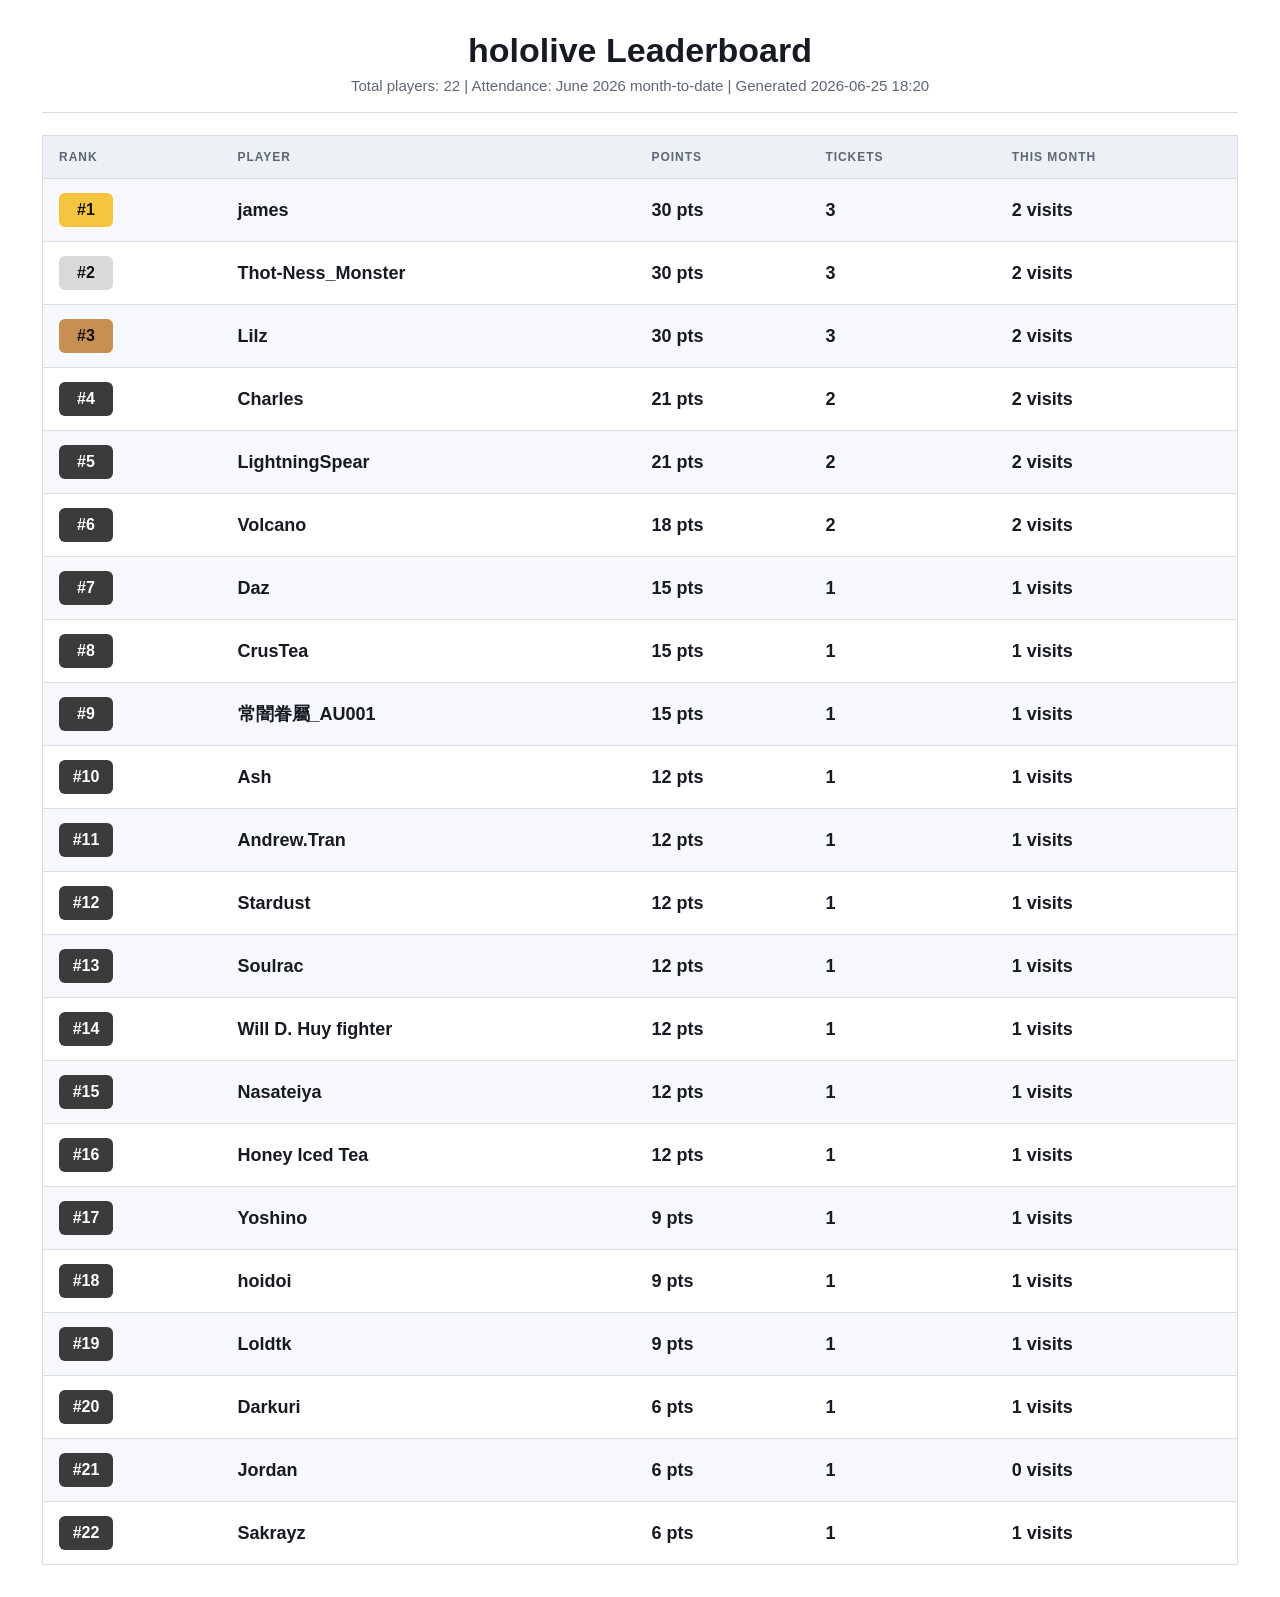
<file: hololive_leaderboard.html>
<!doctype html>
<html lang="en">
<head>
    <meta charset="utf-8">
    <meta name="viewport" content="width=device-width, initial-scale=1">
    <title>hololive Leaderboard</title>
    <style>
        :root {
            color-scheme: light;
            --bg: #ffffff;
            --panel: #ffffff;
            --panel-alt: #f6f8fb;
            --text: #161a22;
            --muted: #5c6675;
            --line: #d8dee8;
            --gold: #f5c542;
            --silver: #d9d9d9;
            --bronze: #c88f52;
        }

        * {
            box-sizing: border-box;
        }

        body {
            margin: 0;
            background: var(--bg);
            color: var(--text);
            font-family: Arial, Helvetica, sans-serif;
        }

        main {
            width: min(1000px, calc(100% - 32px));
            margin: 32px auto;
        }

        body.presentation main {
            width: min(1200px, calc(100% - 48px));
            min-height: calc(100vh - 64px);
            display: flex;
            align-items: center;
        }

        .slides {
            width: 100%;
            overflow: hidden;
        }

        .slide-track {
            display: flex;
            width: 200%;
            transition: transform 700ms ease;
        }

        .slide {
            width: 50%;
            flex: 0 0 50%;
            padding: 0 2px;
        }

        body.show-ticket-slide .slide-track {
            transform: translateX(-50%);
        }

        header {
            text-align: center;
            padding-bottom: 18px;
            border-bottom: 1px solid var(--line);
        }

        h1 {
            margin: 0;
            font-size: 34px;
            line-height: 1.1;
        }

        .summary {
            margin: 8px 0 0;
            color: var(--muted);
            font-size: 15px;
        }

        table {
            width: 100%;
            margin-top: 22px;
            border-collapse: collapse;
            overflow: hidden;
            border: 1px solid var(--line);
        }

        thead {
            background: #edf1f6;
        }

        th,
        td {
            padding: 14px 16px;
            text-align: left;
            border-bottom: 1px solid var(--line);
        }

        th {
            color: var(--muted);
            font-size: 12px;
            text-transform: uppercase;
            letter-spacing: 0.08em;
        }

        tbody tr:nth-child(even) {
            background: var(--panel);
        }

        tbody tr:nth-child(odd) {
            background: var(--panel-alt);
        }

        .rank {
            display: inline-flex;
            min-width: 54px;
            height: 34px;
            align-items: center;
            justify-content: center;
            border-radius: 6px;
            background: #3b3b3b;
            color: #ffffff;
            font-weight: 700;
        }

        .rank-1 {
            background: var(--gold);
            color: #111111;
        }

        .rank-2 {
            background: var(--silver);
            color: #111111;
        }

        .rank-3 {
            background: var(--bronze);
            color: #111111;
        }

        .player {
            font-size: 18px;
            font-weight: 700;
        }

        .points {
            font-size: 18px;
            font-weight: 700;
            white-space: nowrap;
        }

        .ticket-panel {
            min-height: 62vh;
            display: flex;
            flex-direction: column;
            justify-content: center;
            text-align: center;
            border: 1px solid var(--line);
            background: #ffffff;
            padding: 42px;
        }

        .ticket-panel h2 {
            margin: 0;
            font-size: 42px;
            line-height: 1.1;
        }

        .ticket-rule {
            margin: 22px auto 0;
            width: min(680px, 100%);
            padding: 24px;
            border: 1px solid var(--line);
            background: var(--panel-alt);
            font-size: 26px;
            font-weight: 700;
        }

        .ticket-note {
            width: min(720px, 100%);
            margin: 22px auto 0;
            color: var(--muted);
            font-size: 18px;
            line-height: 1.45;
        }

        .ticket-example {
            margin-top: 26px;
            font-size: 22px;
            font-weight: 700;
        }

        @media print {
            main {
                width: 100%;
                margin: 0;
            }

            .ticket-panel {
                display: none;
            }
        }
    </style>
</head>
<body>
    <main>
        <div class="slides">
            <div class="slide-track">
                <section class="slide">
                    <header>
                        <h1>hololive Leaderboard</h1>
                        <p class="summary">Total players: 22 | Attendance: June 2026 month-to-date | Generated 2026-06-25 18:20</p>
                    </header>
                    <table>
                        <thead>
                            <tr>
                                <th>Rank</th>
                                <th>Player</th>
                                <th>Points</th>
                                <th>Tickets</th>
                                <th>This Month</th>
                            </tr>
                        </thead>
                        <tbody>
                            <tr>
                    <td><span class="rank rank-1">#1</span></td>
                    <td class="player">james</td>
                    <td class="points">30 pts</td>
                    <td class="points">3</td>
                    <td class="points">2 visits</td>
                </tr>
<tr>
                    <td><span class="rank rank-2">#2</span></td>
                    <td class="player">Thot-Ness_Monster</td>
                    <td class="points">30 pts</td>
                    <td class="points">3</td>
                    <td class="points">2 visits</td>
                </tr>
<tr>
                    <td><span class="rank rank-3">#3</span></td>
                    <td class="player">Lilz</td>
                    <td class="points">30 pts</td>
                    <td class="points">3</td>
                    <td class="points">2 visits</td>
                </tr>
<tr>
                    <td><span class="rank rank-other">#4</span></td>
                    <td class="player">Charles</td>
                    <td class="points">21 pts</td>
                    <td class="points">2</td>
                    <td class="points">2 visits</td>
                </tr>
<tr>
                    <td><span class="rank rank-other">#5</span></td>
                    <td class="player">LightningSpear</td>
                    <td class="points">21 pts</td>
                    <td class="points">2</td>
                    <td class="points">2 visits</td>
                </tr>
<tr>
                    <td><span class="rank rank-other">#6</span></td>
                    <td class="player">Volcano</td>
                    <td class="points">18 pts</td>
                    <td class="points">2</td>
                    <td class="points">2 visits</td>
                </tr>
<tr>
                    <td><span class="rank rank-other">#7</span></td>
                    <td class="player">Daz</td>
                    <td class="points">15 pts</td>
                    <td class="points">1</td>
                    <td class="points">1 visits</td>
                </tr>
<tr>
                    <td><span class="rank rank-other">#8</span></td>
                    <td class="player">CrusTea</td>
                    <td class="points">15 pts</td>
                    <td class="points">1</td>
                    <td class="points">1 visits</td>
                </tr>
<tr>
                    <td><span class="rank rank-other">#9</span></td>
                    <td class="player">常闇眷屬_AU001</td>
                    <td class="points">15 pts</td>
                    <td class="points">1</td>
                    <td class="points">1 visits</td>
                </tr>
<tr>
                    <td><span class="rank rank-other">#10</span></td>
                    <td class="player">Ash</td>
                    <td class="points">12 pts</td>
                    <td class="points">1</td>
                    <td class="points">1 visits</td>
                </tr>
<tr>
                    <td><span class="rank rank-other">#11</span></td>
                    <td class="player">Andrew.Tran</td>
                    <td class="points">12 pts</td>
                    <td class="points">1</td>
                    <td class="points">1 visits</td>
                </tr>
<tr>
                    <td><span class="rank rank-other">#12</span></td>
                    <td class="player">Stardust</td>
                    <td class="points">12 pts</td>
                    <td class="points">1</td>
                    <td class="points">1 visits</td>
                </tr>
<tr>
                    <td><span class="rank rank-other">#13</span></td>
                    <td class="player">Soulrac</td>
                    <td class="points">12 pts</td>
                    <td class="points">1</td>
                    <td class="points">1 visits</td>
                </tr>
<tr>
                    <td><span class="rank rank-other">#14</span></td>
                    <td class="player">Will D. Huy fighter</td>
                    <td class="points">12 pts</td>
                    <td class="points">1</td>
                    <td class="points">1 visits</td>
                </tr>
<tr>
                    <td><span class="rank rank-other">#15</span></td>
                    <td class="player">Nasateiya</td>
                    <td class="points">12 pts</td>
                    <td class="points">1</td>
                    <td class="points">1 visits</td>
                </tr>
<tr>
                    <td><span class="rank rank-other">#16</span></td>
                    <td class="player">Honey Iced Tea</td>
                    <td class="points">12 pts</td>
                    <td class="points">1</td>
                    <td class="points">1 visits</td>
                </tr>
<tr>
                    <td><span class="rank rank-other">#17</span></td>
                    <td class="player">Yoshino</td>
                    <td class="points">9 pts</td>
                    <td class="points">1</td>
                    <td class="points">1 visits</td>
                </tr>
<tr>
                    <td><span class="rank rank-other">#18</span></td>
                    <td class="player">hoidoi</td>
                    <td class="points">9 pts</td>
                    <td class="points">1</td>
                    <td class="points">1 visits</td>
                </tr>
<tr>
                    <td><span class="rank rank-other">#19</span></td>
                    <td class="player">Loldtk</td>
                    <td class="points">9 pts</td>
                    <td class="points">1</td>
                    <td class="points">1 visits</td>
                </tr>
<tr>
                    <td><span class="rank rank-other">#20</span></td>
                    <td class="player">Darkuri</td>
                    <td class="points">6 pts</td>
                    <td class="points">1</td>
                    <td class="points">1 visits</td>
                </tr>
<tr>
                    <td><span class="rank rank-other">#21</span></td>
                    <td class="player">Jordan</td>
                    <td class="points">6 pts</td>
                    <td class="points">1</td>
                    <td class="points">0 visits</td>
                </tr>
<tr>
                    <td><span class="rank rank-other">#22</span></td>
                    <td class="player">Sakrayz</td>
                    <td class="points">6 pts</td>
                    <td class="points">1</td>
                    <td class="points">1 visits</td>
                </tr>
                        </tbody>
                    </table>
                </section>
                <section class="slide">
                    <div class="ticket-panel">
                        <h2>How Raffle Tickets Work</h2>
                        <div class="ticket-rule">Every 10 points = 1 raffle ticket</div>
                        <p class="ticket-note">
                            Players under 10 points receive 1 ticket. From 10 points onward, being within 2 points of the next ticket rounds up.
                        </p>
                        <div class="ticket-example">Example: 28 or 29 points gives 3 tickets</div>
                    </div>
                </section>
            </div>
        </div>
    </main>
    <script>
        const presentationGap = 80;
        const slideIntervalMs = 12000;
        const scrollSpeedPixelsPerSecond = 28;
        const scrollResetDelayMs = 1800;
        let showTicketSlide = false;
        let timer = null;
        let scrollFrame = null;
        let scrollResetTimer = null;
        let lastScrollTime = null;

        function isPresentationMode() {
            return Boolean(document.fullscreenElement) ||
                Math.abs(window.innerHeight - screen.height) <= presentationGap;
        }

        function maxScrollY() {
            const scrollElement = document.scrollingElement || document.documentElement;
            return Math.max(
                scrollElement.scrollHeight,
                document.body.scrollHeight,
                document.documentElement.scrollHeight
            ) - scrollElement.clientHeight;
        }

        function canAutoScroll() {
            return !window.matchMedia("(prefers-reduced-motion: reduce)").matches &&
                !showTicketSlide &&
                maxScrollY() > 2;
        }

        function stopAutoScroll() {
            if (scrollFrame) {
                cancelAnimationFrame(scrollFrame);
                scrollFrame = null;
            }
            if (scrollResetTimer) {
                clearTimeout(scrollResetTimer);
                scrollResetTimer = null;
            }
            lastScrollTime = null;
        }

        function scheduleScrollReset() {
            if (scrollResetTimer) {
                return;
            }
            scrollResetTimer = setTimeout(() => {
                scrollResetTimer = null;
                window.scrollTo(0, 0);
                lastScrollTime = null;
                requestAnimationFrame(startAutoScroll);
            }, scrollResetDelayMs);
        }

        function autoScrollStep(timestamp) {
            if (!canAutoScroll()) {
                stopAutoScroll();
                return;
            }

            if (lastScrollTime === null) {
                lastScrollTime = timestamp;
            }

            const elapsedSeconds = (timestamp - lastScrollTime) / 1000;
            lastScrollTime = timestamp;
            const scrollElement = document.scrollingElement || document.documentElement;
            scrollElement.scrollTop += scrollSpeedPixelsPerSecond * elapsedSeconds;

            if (scrollElement.scrollTop >= maxScrollY() - 2) {
                stopAutoScroll();
                scheduleScrollReset();
                return;
            }

            scrollFrame = requestAnimationFrame(autoScrollStep);
        }

        function startAutoScroll() {
            if (scrollFrame || scrollResetTimer || !canAutoScroll()) {
                return;
            }
            scrollFrame = requestAnimationFrame(autoScrollStep);
        }

        function setTicketSlide(isVisible) {
            document.body.classList.toggle("show-ticket-slide", isVisible);
            stopAutoScroll();
            window.scrollTo({ top: 0 });
            if (!isVisible && document.body.classList.contains("presentation")) {
                startAutoScroll();
            }
        }

        function stopSlides() {
            if (timer) {
                clearInterval(timer);
                timer = null;
            }
            showTicketSlide = false;
            setTicketSlide(false);
            stopAutoScroll();
        }

        function startSlides() {
            if (timer) {
                return;
            }
            timer = setInterval(() => {
                if (!showTicketSlide && canAutoScroll()) {
                    return;
                }
                showTicketSlide = !showTicketSlide;
                setTicketSlide(showTicketSlide);
            }, slideIntervalMs);
        }

        function updatePresentationMode() {
            const active = isPresentationMode();
            document.body.classList.toggle("presentation", active);
            if (active) {
                startSlides();
                startAutoScroll();
            } else {
                stopSlides();
                startAutoScroll();
            }
        }

        window.addEventListener("resize", updatePresentationMode);
        document.addEventListener("fullscreenchange", updatePresentationMode);
        updatePresentationMode();
    </script>
</body>
</html>
</file>
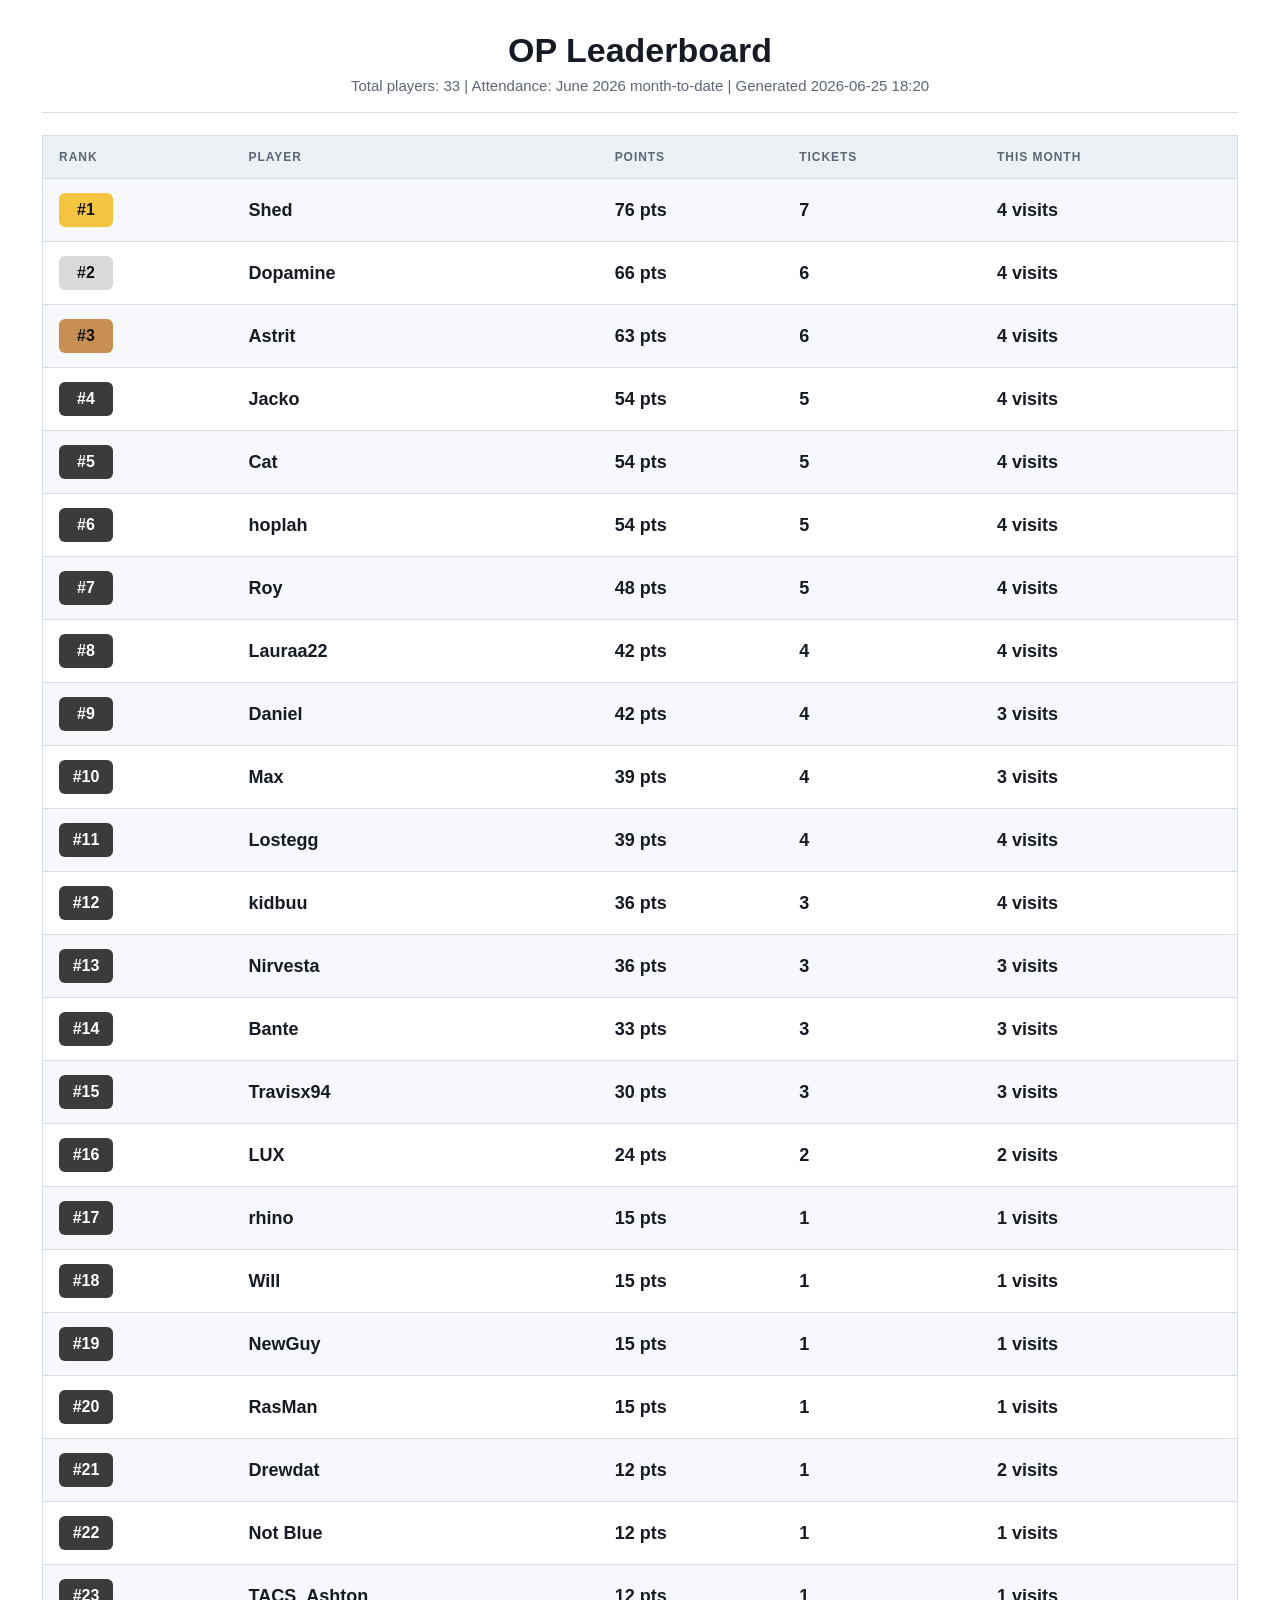
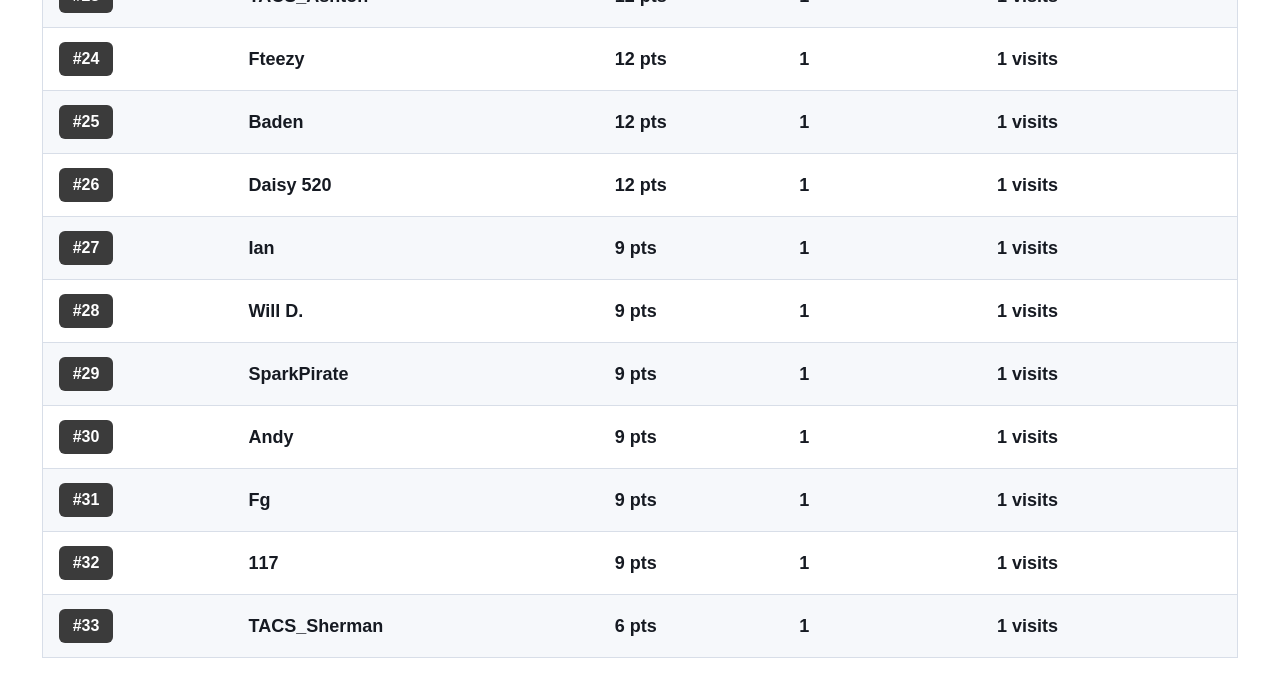
<file: OP_leaderboard.html>
<!doctype html>
<html lang="en">
<head>
    <meta charset="utf-8">
    <meta name="viewport" content="width=device-width, initial-scale=1">
    <title>OP Leaderboard</title>
    <style>
        :root {
            color-scheme: light;
            --bg: #ffffff;
            --panel: #ffffff;
            --panel-alt: #f6f8fb;
            --text: #161a22;
            --muted: #5c6675;
            --line: #d8dee8;
            --gold: #f5c542;
            --silver: #d9d9d9;
            --bronze: #c88f52;
        }

        * {
            box-sizing: border-box;
        }

        body {
            margin: 0;
            background: var(--bg);
            color: var(--text);
            font-family: Arial, Helvetica, sans-serif;
        }

        main {
            width: min(1000px, calc(100% - 32px));
            margin: 32px auto;
        }

        body.presentation main {
            width: min(1200px, calc(100% - 48px));
            min-height: calc(100vh - 64px);
            display: flex;
            align-items: center;
        }

        .slides {
            width: 100%;
            overflow: hidden;
        }

        .slide-track {
            display: flex;
            width: 200%;
            transition: transform 700ms ease;
        }

        .slide {
            width: 50%;
            flex: 0 0 50%;
            padding: 0 2px;
        }

        body.show-ticket-slide .slide-track {
            transform: translateX(-50%);
        }

        header {
            text-align: center;
            padding-bottom: 18px;
            border-bottom: 1px solid var(--line);
        }

        h1 {
            margin: 0;
            font-size: 34px;
            line-height: 1.1;
        }

        .summary {
            margin: 8px 0 0;
            color: var(--muted);
            font-size: 15px;
        }

        table {
            width: 100%;
            margin-top: 22px;
            border-collapse: collapse;
            overflow: hidden;
            border: 1px solid var(--line);
        }

        thead {
            background: #edf1f6;
        }

        th,
        td {
            padding: 14px 16px;
            text-align: left;
            border-bottom: 1px solid var(--line);
        }

        th {
            color: var(--muted);
            font-size: 12px;
            text-transform: uppercase;
            letter-spacing: 0.08em;
        }

        tbody tr:nth-child(even) {
            background: var(--panel);
        }

        tbody tr:nth-child(odd) {
            background: var(--panel-alt);
        }

        .rank {
            display: inline-flex;
            min-width: 54px;
            height: 34px;
            align-items: center;
            justify-content: center;
            border-radius: 6px;
            background: #3b3b3b;
            color: #ffffff;
            font-weight: 700;
        }

        .rank-1 {
            background: var(--gold);
            color: #111111;
        }

        .rank-2 {
            background: var(--silver);
            color: #111111;
        }

        .rank-3 {
            background: var(--bronze);
            color: #111111;
        }

        .player {
            font-size: 18px;
            font-weight: 700;
        }

        .points {
            font-size: 18px;
            font-weight: 700;
            white-space: nowrap;
        }

        .ticket-panel {
            min-height: 62vh;
            display: flex;
            flex-direction: column;
            justify-content: center;
            text-align: center;
            border: 1px solid var(--line);
            background: #ffffff;
            padding: 42px;
        }

        .ticket-panel h2 {
            margin: 0;
            font-size: 42px;
            line-height: 1.1;
        }

        .ticket-rule {
            margin: 22px auto 0;
            width: min(680px, 100%);
            padding: 24px;
            border: 1px solid var(--line);
            background: var(--panel-alt);
            font-size: 26px;
            font-weight: 700;
        }

        .ticket-note {
            width: min(720px, 100%);
            margin: 22px auto 0;
            color: var(--muted);
            font-size: 18px;
            line-height: 1.45;
        }

        .ticket-example {
            margin-top: 26px;
            font-size: 22px;
            font-weight: 700;
        }

        @media print {
            main {
                width: 100%;
                margin: 0;
            }

            .ticket-panel {
                display: none;
            }
        }
    </style>
</head>
<body>
    <main>
        <div class="slides">
            <div class="slide-track">
                <section class="slide">
                    <header>
                        <h1>OP Leaderboard</h1>
                        <p class="summary">Total players: 33 | Attendance: June 2026 month-to-date | Generated 2026-06-25 18:20</p>
                    </header>
                    <table>
                        <thead>
                            <tr>
                                <th>Rank</th>
                                <th>Player</th>
                                <th>Points</th>
                                <th>Tickets</th>
                                <th>This Month</th>
                            </tr>
                        </thead>
                        <tbody>
                            <tr>
                    <td><span class="rank rank-1">#1</span></td>
                    <td class="player">Shed</td>
                    <td class="points">76 pts</td>
                    <td class="points">7</td>
                    <td class="points">4 visits</td>
                </tr>
<tr>
                    <td><span class="rank rank-2">#2</span></td>
                    <td class="player">Dopamine</td>
                    <td class="points">66 pts</td>
                    <td class="points">6</td>
                    <td class="points">4 visits</td>
                </tr>
<tr>
                    <td><span class="rank rank-3">#3</span></td>
                    <td class="player">Astrit</td>
                    <td class="points">63 pts</td>
                    <td class="points">6</td>
                    <td class="points">4 visits</td>
                </tr>
<tr>
                    <td><span class="rank rank-other">#4</span></td>
                    <td class="player">Jacko</td>
                    <td class="points">54 pts</td>
                    <td class="points">5</td>
                    <td class="points">4 visits</td>
                </tr>
<tr>
                    <td><span class="rank rank-other">#5</span></td>
                    <td class="player">Cat</td>
                    <td class="points">54 pts</td>
                    <td class="points">5</td>
                    <td class="points">4 visits</td>
                </tr>
<tr>
                    <td><span class="rank rank-other">#6</span></td>
                    <td class="player">hoplah</td>
                    <td class="points">54 pts</td>
                    <td class="points">5</td>
                    <td class="points">4 visits</td>
                </tr>
<tr>
                    <td><span class="rank rank-other">#7</span></td>
                    <td class="player">Roy</td>
                    <td class="points">48 pts</td>
                    <td class="points">5</td>
                    <td class="points">4 visits</td>
                </tr>
<tr>
                    <td><span class="rank rank-other">#8</span></td>
                    <td class="player">Lauraa22</td>
                    <td class="points">42 pts</td>
                    <td class="points">4</td>
                    <td class="points">4 visits</td>
                </tr>
<tr>
                    <td><span class="rank rank-other">#9</span></td>
                    <td class="player">Daniel</td>
                    <td class="points">42 pts</td>
                    <td class="points">4</td>
                    <td class="points">3 visits</td>
                </tr>
<tr>
                    <td><span class="rank rank-other">#10</span></td>
                    <td class="player">Max</td>
                    <td class="points">39 pts</td>
                    <td class="points">4</td>
                    <td class="points">3 visits</td>
                </tr>
<tr>
                    <td><span class="rank rank-other">#11</span></td>
                    <td class="player">Lostegg</td>
                    <td class="points">39 pts</td>
                    <td class="points">4</td>
                    <td class="points">4 visits</td>
                </tr>
<tr>
                    <td><span class="rank rank-other">#12</span></td>
                    <td class="player">kidbuu</td>
                    <td class="points">36 pts</td>
                    <td class="points">3</td>
                    <td class="points">4 visits</td>
                </tr>
<tr>
                    <td><span class="rank rank-other">#13</span></td>
                    <td class="player">Nirvesta</td>
                    <td class="points">36 pts</td>
                    <td class="points">3</td>
                    <td class="points">3 visits</td>
                </tr>
<tr>
                    <td><span class="rank rank-other">#14</span></td>
                    <td class="player">Bante</td>
                    <td class="points">33 pts</td>
                    <td class="points">3</td>
                    <td class="points">3 visits</td>
                </tr>
<tr>
                    <td><span class="rank rank-other">#15</span></td>
                    <td class="player">Travisx94</td>
                    <td class="points">30 pts</td>
                    <td class="points">3</td>
                    <td class="points">3 visits</td>
                </tr>
<tr>
                    <td><span class="rank rank-other">#16</span></td>
                    <td class="player">LUX</td>
                    <td class="points">24 pts</td>
                    <td class="points">2</td>
                    <td class="points">2 visits</td>
                </tr>
<tr>
                    <td><span class="rank rank-other">#17</span></td>
                    <td class="player">rhino</td>
                    <td class="points">15 pts</td>
                    <td class="points">1</td>
                    <td class="points">1 visits</td>
                </tr>
<tr>
                    <td><span class="rank rank-other">#18</span></td>
                    <td class="player">Will</td>
                    <td class="points">15 pts</td>
                    <td class="points">1</td>
                    <td class="points">1 visits</td>
                </tr>
<tr>
                    <td><span class="rank rank-other">#19</span></td>
                    <td class="player">NewGuy</td>
                    <td class="points">15 pts</td>
                    <td class="points">1</td>
                    <td class="points">1 visits</td>
                </tr>
<tr>
                    <td><span class="rank rank-other">#20</span></td>
                    <td class="player">RasMan</td>
                    <td class="points">15 pts</td>
                    <td class="points">1</td>
                    <td class="points">1 visits</td>
                </tr>
<tr>
                    <td><span class="rank rank-other">#21</span></td>
                    <td class="player">Drewdat</td>
                    <td class="points">12 pts</td>
                    <td class="points">1</td>
                    <td class="points">2 visits</td>
                </tr>
<tr>
                    <td><span class="rank rank-other">#22</span></td>
                    <td class="player">Not Blue</td>
                    <td class="points">12 pts</td>
                    <td class="points">1</td>
                    <td class="points">1 visits</td>
                </tr>
<tr>
                    <td><span class="rank rank-other">#23</span></td>
                    <td class="player">TACS_Ashton</td>
                    <td class="points">12 pts</td>
                    <td class="points">1</td>
                    <td class="points">1 visits</td>
                </tr>
<tr>
                    <td><span class="rank rank-other">#24</span></td>
                    <td class="player">Fteezy</td>
                    <td class="points">12 pts</td>
                    <td class="points">1</td>
                    <td class="points">1 visits</td>
                </tr>
<tr>
                    <td><span class="rank rank-other">#25</span></td>
                    <td class="player">Baden</td>
                    <td class="points">12 pts</td>
                    <td class="points">1</td>
                    <td class="points">1 visits</td>
                </tr>
<tr>
                    <td><span class="rank rank-other">#26</span></td>
                    <td class="player">Daisy 520</td>
                    <td class="points">12 pts</td>
                    <td class="points">1</td>
                    <td class="points">1 visits</td>
                </tr>
<tr>
                    <td><span class="rank rank-other">#27</span></td>
                    <td class="player">Ian</td>
                    <td class="points">9 pts</td>
                    <td class="points">1</td>
                    <td class="points">1 visits</td>
                </tr>
<tr>
                    <td><span class="rank rank-other">#28</span></td>
                    <td class="player">Will D.</td>
                    <td class="points">9 pts</td>
                    <td class="points">1</td>
                    <td class="points">1 visits</td>
                </tr>
<tr>
                    <td><span class="rank rank-other">#29</span></td>
                    <td class="player">SparkPirate</td>
                    <td class="points">9 pts</td>
                    <td class="points">1</td>
                    <td class="points">1 visits</td>
                </tr>
<tr>
                    <td><span class="rank rank-other">#30</span></td>
                    <td class="player">Andy</td>
                    <td class="points">9 pts</td>
                    <td class="points">1</td>
                    <td class="points">1 visits</td>
                </tr>
<tr>
                    <td><span class="rank rank-other">#31</span></td>
                    <td class="player">Fg</td>
                    <td class="points">9 pts</td>
                    <td class="points">1</td>
                    <td class="points">1 visits</td>
                </tr>
<tr>
                    <td><span class="rank rank-other">#32</span></td>
                    <td class="player">117</td>
                    <td class="points">9 pts</td>
                    <td class="points">1</td>
                    <td class="points">1 visits</td>
                </tr>
<tr>
                    <td><span class="rank rank-other">#33</span></td>
                    <td class="player">TACS_Sherman</td>
                    <td class="points">6 pts</td>
                    <td class="points">1</td>
                    <td class="points">1 visits</td>
                </tr>
                        </tbody>
                    </table>
                </section>
                <section class="slide">
                    <div class="ticket-panel">
                        <h2>How Raffle Tickets Work</h2>
                        <div class="ticket-rule">Every 10 points = 1 raffle ticket</div>
                        <p class="ticket-note">
                            Players under 10 points receive 1 ticket. From 10 points onward, being within 2 points of the next ticket rounds up.
                        </p>
                        <div class="ticket-example">Example: 28 or 29 points gives 3 tickets</div>
                    </div>
                </section>
            </div>
        </div>
    </main>
    <script>
        const presentationGap = 80;
        const slideIntervalMs = 12000;
        const scrollSpeedPixelsPerSecond = 28;
        const scrollResetDelayMs = 1800;
        let showTicketSlide = false;
        let timer = null;
        let scrollFrame = null;
        let scrollResetTimer = null;
        let lastScrollTime = null;

        function isPresentationMode() {
            return Boolean(document.fullscreenElement) ||
                Math.abs(window.innerHeight - screen.height) <= presentationGap;
        }

        function maxScrollY() {
            const scrollElement = document.scrollingElement || document.documentElement;
            return Math.max(
                scrollElement.scrollHeight,
                document.body.scrollHeight,
                document.documentElement.scrollHeight
            ) - scrollElement.clientHeight;
        }

        function canAutoScroll() {
            return !window.matchMedia("(prefers-reduced-motion: reduce)").matches &&
                !showTicketSlide &&
                maxScrollY() > 2;
        }

        function stopAutoScroll() {
            if (scrollFrame) {
                cancelAnimationFrame(scrollFrame);
                scrollFrame = null;
            }
            if (scrollResetTimer) {
                clearTimeout(scrollResetTimer);
                scrollResetTimer = null;
            }
            lastScrollTime = null;
        }

        function scheduleScrollReset() {
            if (scrollResetTimer) {
                return;
            }
            scrollResetTimer = setTimeout(() => {
                scrollResetTimer = null;
                window.scrollTo(0, 0);
                lastScrollTime = null;
                requestAnimationFrame(startAutoScroll);
            }, scrollResetDelayMs);
        }

        function autoScrollStep(timestamp) {
            if (!canAutoScroll()) {
                stopAutoScroll();
                return;
            }

            if (lastScrollTime === null) {
                lastScrollTime = timestamp;
            }

            const elapsedSeconds = (timestamp - lastScrollTime) / 1000;
            lastScrollTime = timestamp;
            const scrollElement = document.scrollingElement || document.documentElement;
            scrollElement.scrollTop += scrollSpeedPixelsPerSecond * elapsedSeconds;

            if (scrollElement.scrollTop >= maxScrollY() - 2) {
                stopAutoScroll();
                scheduleScrollReset();
                return;
            }

            scrollFrame = requestAnimationFrame(autoScrollStep);
        }

        function startAutoScroll() {
            if (scrollFrame || scrollResetTimer || !canAutoScroll()) {
                return;
            }
            scrollFrame = requestAnimationFrame(autoScrollStep);
        }

        function setTicketSlide(isVisible) {
            document.body.classList.toggle("show-ticket-slide", isVisible);
            stopAutoScroll();
            window.scrollTo({ top: 0 });
            if (!isVisible && document.body.classList.contains("presentation")) {
                startAutoScroll();
            }
        }

        function stopSlides() {
            if (timer) {
                clearInterval(timer);
                timer = null;
            }
            showTicketSlide = false;
            setTicketSlide(false);
            stopAutoScroll();
        }

        function startSlides() {
            if (timer) {
                return;
            }
            timer = setInterval(() => {
                if (!showTicketSlide && canAutoScroll()) {
                    return;
                }
                showTicketSlide = !showTicketSlide;
                setTicketSlide(showTicketSlide);
            }, slideIntervalMs);
        }

        function updatePresentationMode() {
            const active = isPresentationMode();
            document.body.classList.toggle("presentation", active);
            if (active) {
                startSlides();
                startAutoScroll();
            } else {
                stopSlides();
                startAutoScroll();
            }
        }

        window.addEventListener("resize", updatePresentationMode);
        document.addEventListener("fullscreenchange", updatePresentationMode);
        updatePresentationMode();
    </script>
</body>
</html>
</file>
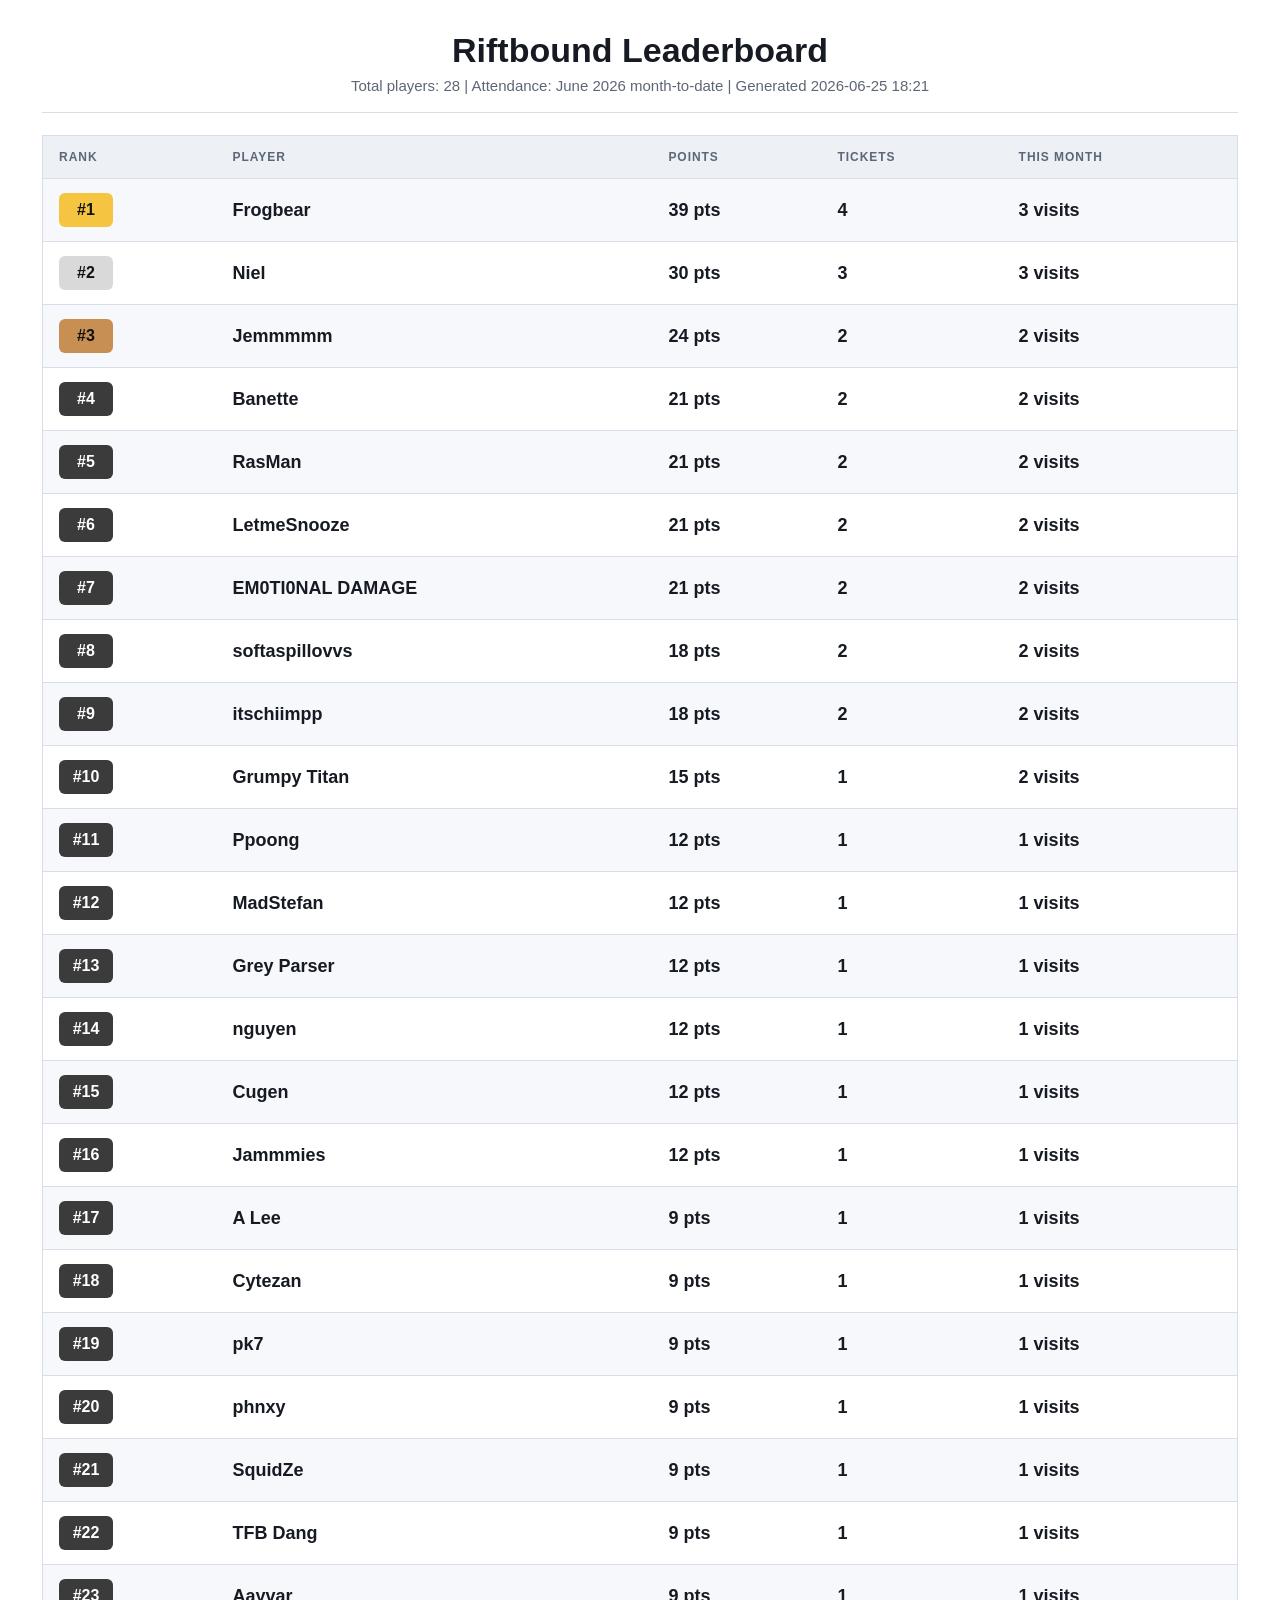
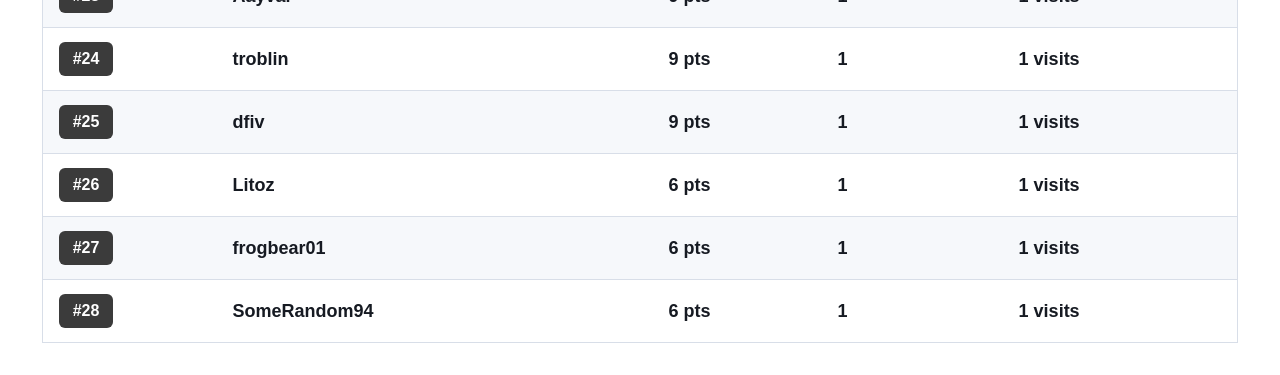
<file: Riftbound_leaderboard.html>
<!doctype html>
<html lang="en">
<head>
    <meta charset="utf-8">
    <meta name="viewport" content="width=device-width, initial-scale=1">
    <title>Riftbound Leaderboard</title>
    <style>
        :root {
            color-scheme: light;
            --bg: #ffffff;
            --panel: #ffffff;
            --panel-alt: #f6f8fb;
            --text: #161a22;
            --muted: #5c6675;
            --line: #d8dee8;
            --gold: #f5c542;
            --silver: #d9d9d9;
            --bronze: #c88f52;
        }

        * {
            box-sizing: border-box;
        }

        body {
            margin: 0;
            background: var(--bg);
            color: var(--text);
            font-family: Arial, Helvetica, sans-serif;
        }

        main {
            width: min(1000px, calc(100% - 32px));
            margin: 32px auto;
        }

        body.presentation main {
            width: min(1200px, calc(100% - 48px));
            min-height: calc(100vh - 64px);
            display: flex;
            align-items: center;
        }

        .slides {
            width: 100%;
            overflow: hidden;
        }

        .slide-track {
            display: flex;
            width: 200%;
            transition: transform 700ms ease;
        }

        .slide {
            width: 50%;
            flex: 0 0 50%;
            padding: 0 2px;
        }

        body.show-ticket-slide .slide-track {
            transform: translateX(-50%);
        }

        header {
            text-align: center;
            padding-bottom: 18px;
            border-bottom: 1px solid var(--line);
        }

        h1 {
            margin: 0;
            font-size: 34px;
            line-height: 1.1;
        }

        .summary {
            margin: 8px 0 0;
            color: var(--muted);
            font-size: 15px;
        }

        table {
            width: 100%;
            margin-top: 22px;
            border-collapse: collapse;
            overflow: hidden;
            border: 1px solid var(--line);
        }

        thead {
            background: #edf1f6;
        }

        th,
        td {
            padding: 14px 16px;
            text-align: left;
            border-bottom: 1px solid var(--line);
        }

        th {
            color: var(--muted);
            font-size: 12px;
            text-transform: uppercase;
            letter-spacing: 0.08em;
        }

        tbody tr:nth-child(even) {
            background: var(--panel);
        }

        tbody tr:nth-child(odd) {
            background: var(--panel-alt);
        }

        .rank {
            display: inline-flex;
            min-width: 54px;
            height: 34px;
            align-items: center;
            justify-content: center;
            border-radius: 6px;
            background: #3b3b3b;
            color: #ffffff;
            font-weight: 700;
        }

        .rank-1 {
            background: var(--gold);
            color: #111111;
        }

        .rank-2 {
            background: var(--silver);
            color: #111111;
        }

        .rank-3 {
            background: var(--bronze);
            color: #111111;
        }

        .player {
            font-size: 18px;
            font-weight: 700;
        }

        .points {
            font-size: 18px;
            font-weight: 700;
            white-space: nowrap;
        }

        .ticket-panel {
            min-height: 62vh;
            display: flex;
            flex-direction: column;
            justify-content: center;
            text-align: center;
            border: 1px solid var(--line);
            background: #ffffff;
            padding: 42px;
        }

        .ticket-panel h2 {
            margin: 0;
            font-size: 42px;
            line-height: 1.1;
        }

        .ticket-rule {
            margin: 22px auto 0;
            width: min(680px, 100%);
            padding: 24px;
            border: 1px solid var(--line);
            background: var(--panel-alt);
            font-size: 26px;
            font-weight: 700;
        }

        .ticket-note {
            width: min(720px, 100%);
            margin: 22px auto 0;
            color: var(--muted);
            font-size: 18px;
            line-height: 1.45;
        }

        .ticket-example {
            margin-top: 26px;
            font-size: 22px;
            font-weight: 700;
        }

        @media print {
            main {
                width: 100%;
                margin: 0;
            }

            .ticket-panel {
                display: none;
            }
        }
    </style>
</head>
<body>
    <main>
        <div class="slides">
            <div class="slide-track">
                <section class="slide">
                    <header>
                        <h1>Riftbound Leaderboard</h1>
                        <p class="summary">Total players: 28 | Attendance: June 2026 month-to-date | Generated 2026-06-25 18:21</p>
                    </header>
                    <table>
                        <thead>
                            <tr>
                                <th>Rank</th>
                                <th>Player</th>
                                <th>Points</th>
                                <th>Tickets</th>
                                <th>This Month</th>
                            </tr>
                        </thead>
                        <tbody>
                            <tr>
                    <td><span class="rank rank-1">#1</span></td>
                    <td class="player">Frogbear</td>
                    <td class="points">39 pts</td>
                    <td class="points">4</td>
                    <td class="points">3 visits</td>
                </tr>
<tr>
                    <td><span class="rank rank-2">#2</span></td>
                    <td class="player">Niel</td>
                    <td class="points">30 pts</td>
                    <td class="points">3</td>
                    <td class="points">3 visits</td>
                </tr>
<tr>
                    <td><span class="rank rank-3">#3</span></td>
                    <td class="player">Jemmmmm</td>
                    <td class="points">24 pts</td>
                    <td class="points">2</td>
                    <td class="points">2 visits</td>
                </tr>
<tr>
                    <td><span class="rank rank-other">#4</span></td>
                    <td class="player">Banette</td>
                    <td class="points">21 pts</td>
                    <td class="points">2</td>
                    <td class="points">2 visits</td>
                </tr>
<tr>
                    <td><span class="rank rank-other">#5</span></td>
                    <td class="player">RasMan</td>
                    <td class="points">21 pts</td>
                    <td class="points">2</td>
                    <td class="points">2 visits</td>
                </tr>
<tr>
                    <td><span class="rank rank-other">#6</span></td>
                    <td class="player">LetmeSnooze</td>
                    <td class="points">21 pts</td>
                    <td class="points">2</td>
                    <td class="points">2 visits</td>
                </tr>
<tr>
                    <td><span class="rank rank-other">#7</span></td>
                    <td class="player">EM0TI0NAL DAMAGE</td>
                    <td class="points">21 pts</td>
                    <td class="points">2</td>
                    <td class="points">2 visits</td>
                </tr>
<tr>
                    <td><span class="rank rank-other">#8</span></td>
                    <td class="player">softaspillovvs</td>
                    <td class="points">18 pts</td>
                    <td class="points">2</td>
                    <td class="points">2 visits</td>
                </tr>
<tr>
                    <td><span class="rank rank-other">#9</span></td>
                    <td class="player">itschiimpp</td>
                    <td class="points">18 pts</td>
                    <td class="points">2</td>
                    <td class="points">2 visits</td>
                </tr>
<tr>
                    <td><span class="rank rank-other">#10</span></td>
                    <td class="player">Grumpy Titan</td>
                    <td class="points">15 pts</td>
                    <td class="points">1</td>
                    <td class="points">2 visits</td>
                </tr>
<tr>
                    <td><span class="rank rank-other">#11</span></td>
                    <td class="player">Ppoong</td>
                    <td class="points">12 pts</td>
                    <td class="points">1</td>
                    <td class="points">1 visits</td>
                </tr>
<tr>
                    <td><span class="rank rank-other">#12</span></td>
                    <td class="player">MadStefan</td>
                    <td class="points">12 pts</td>
                    <td class="points">1</td>
                    <td class="points">1 visits</td>
                </tr>
<tr>
                    <td><span class="rank rank-other">#13</span></td>
                    <td class="player">Grey Parser</td>
                    <td class="points">12 pts</td>
                    <td class="points">1</td>
                    <td class="points">1 visits</td>
                </tr>
<tr>
                    <td><span class="rank rank-other">#14</span></td>
                    <td class="player">nguyen</td>
                    <td class="points">12 pts</td>
                    <td class="points">1</td>
                    <td class="points">1 visits</td>
                </tr>
<tr>
                    <td><span class="rank rank-other">#15</span></td>
                    <td class="player">Cugen</td>
                    <td class="points">12 pts</td>
                    <td class="points">1</td>
                    <td class="points">1 visits</td>
                </tr>
<tr>
                    <td><span class="rank rank-other">#16</span></td>
                    <td class="player">Jammmies</td>
                    <td class="points">12 pts</td>
                    <td class="points">1</td>
                    <td class="points">1 visits</td>
                </tr>
<tr>
                    <td><span class="rank rank-other">#17</span></td>
                    <td class="player">A Lee</td>
                    <td class="points">9 pts</td>
                    <td class="points">1</td>
                    <td class="points">1 visits</td>
                </tr>
<tr>
                    <td><span class="rank rank-other">#18</span></td>
                    <td class="player">Cytezan</td>
                    <td class="points">9 pts</td>
                    <td class="points">1</td>
                    <td class="points">1 visits</td>
                </tr>
<tr>
                    <td><span class="rank rank-other">#19</span></td>
                    <td class="player">pk7</td>
                    <td class="points">9 pts</td>
                    <td class="points">1</td>
                    <td class="points">1 visits</td>
                </tr>
<tr>
                    <td><span class="rank rank-other">#20</span></td>
                    <td class="player">phnxy</td>
                    <td class="points">9 pts</td>
                    <td class="points">1</td>
                    <td class="points">1 visits</td>
                </tr>
<tr>
                    <td><span class="rank rank-other">#21</span></td>
                    <td class="player">SquidZe</td>
                    <td class="points">9 pts</td>
                    <td class="points">1</td>
                    <td class="points">1 visits</td>
                </tr>
<tr>
                    <td><span class="rank rank-other">#22</span></td>
                    <td class="player">TFB Dang</td>
                    <td class="points">9 pts</td>
                    <td class="points">1</td>
                    <td class="points">1 visits</td>
                </tr>
<tr>
                    <td><span class="rank rank-other">#23</span></td>
                    <td class="player">Aayvar</td>
                    <td class="points">9 pts</td>
                    <td class="points">1</td>
                    <td class="points">1 visits</td>
                </tr>
<tr>
                    <td><span class="rank rank-other">#24</span></td>
                    <td class="player">troblin</td>
                    <td class="points">9 pts</td>
                    <td class="points">1</td>
                    <td class="points">1 visits</td>
                </tr>
<tr>
                    <td><span class="rank rank-other">#25</span></td>
                    <td class="player">dfiv</td>
                    <td class="points">9 pts</td>
                    <td class="points">1</td>
                    <td class="points">1 visits</td>
                </tr>
<tr>
                    <td><span class="rank rank-other">#26</span></td>
                    <td class="player">Litoz</td>
                    <td class="points">6 pts</td>
                    <td class="points">1</td>
                    <td class="points">1 visits</td>
                </tr>
<tr>
                    <td><span class="rank rank-other">#27</span></td>
                    <td class="player">frogbear01</td>
                    <td class="points">6 pts</td>
                    <td class="points">1</td>
                    <td class="points">1 visits</td>
                </tr>
<tr>
                    <td><span class="rank rank-other">#28</span></td>
                    <td class="player">SomeRandom94</td>
                    <td class="points">6 pts</td>
                    <td class="points">1</td>
                    <td class="points">1 visits</td>
                </tr>
                        </tbody>
                    </table>
                </section>
                <section class="slide">
                    <div class="ticket-panel">
                        <h2>How Raffle Tickets Work</h2>
                        <div class="ticket-rule">Every 10 points = 1 raffle ticket</div>
                        <p class="ticket-note">
                            Players under 10 points receive 1 ticket. From 10 points onward, being within 2 points of the next ticket rounds up.
                        </p>
                        <div class="ticket-example">Example: 28 or 29 points gives 3 tickets</div>
                    </div>
                </section>
            </div>
        </div>
    </main>
    <script>
        const presentationGap = 80;
        const slideIntervalMs = 12000;
        const scrollSpeedPixelsPerSecond = 28;
        const scrollResetDelayMs = 1800;
        let showTicketSlide = false;
        let timer = null;
        let scrollFrame = null;
        let scrollResetTimer = null;
        let lastScrollTime = null;

        function isPresentationMode() {
            return Boolean(document.fullscreenElement) ||
                Math.abs(window.innerHeight - screen.height) <= presentationGap;
        }

        function maxScrollY() {
            const scrollElement = document.scrollingElement || document.documentElement;
            return Math.max(
                scrollElement.scrollHeight,
                document.body.scrollHeight,
                document.documentElement.scrollHeight
            ) - scrollElement.clientHeight;
        }

        function canAutoScroll() {
            return !window.matchMedia("(prefers-reduced-motion: reduce)").matches &&
                !showTicketSlide &&
                maxScrollY() > 2;
        }

        function stopAutoScroll() {
            if (scrollFrame) {
                cancelAnimationFrame(scrollFrame);
                scrollFrame = null;
            }
            if (scrollResetTimer) {
                clearTimeout(scrollResetTimer);
                scrollResetTimer = null;
            }
            lastScrollTime = null;
        }

        function scheduleScrollReset() {
            if (scrollResetTimer) {
                return;
            }
            scrollResetTimer = setTimeout(() => {
                scrollResetTimer = null;
                window.scrollTo(0, 0);
                lastScrollTime = null;
                requestAnimationFrame(startAutoScroll);
            }, scrollResetDelayMs);
        }

        function autoScrollStep(timestamp) {
            if (!canAutoScroll()) {
                stopAutoScroll();
                return;
            }

            if (lastScrollTime === null) {
                lastScrollTime = timestamp;
            }

            const elapsedSeconds = (timestamp - lastScrollTime) / 1000;
            lastScrollTime = timestamp;
            const scrollElement = document.scrollingElement || document.documentElement;
            scrollElement.scrollTop += scrollSpeedPixelsPerSecond * elapsedSeconds;

            if (scrollElement.scrollTop >= maxScrollY() - 2) {
                stopAutoScroll();
                scheduleScrollReset();
                return;
            }

            scrollFrame = requestAnimationFrame(autoScrollStep);
        }

        function startAutoScroll() {
            if (scrollFrame || scrollResetTimer || !canAutoScroll()) {
                return;
            }
            scrollFrame = requestAnimationFrame(autoScrollStep);
        }

        function setTicketSlide(isVisible) {
            document.body.classList.toggle("show-ticket-slide", isVisible);
            stopAutoScroll();
            window.scrollTo({ top: 0 });
            if (!isVisible && document.body.classList.contains("presentation")) {
                startAutoScroll();
            }
        }

        function stopSlides() {
            if (timer) {
                clearInterval(timer);
                timer = null;
            }
            showTicketSlide = false;
            setTicketSlide(false);
            stopAutoScroll();
        }

        function startSlides() {
            if (timer) {
                return;
            }
            timer = setInterval(() => {
                if (!showTicketSlide && canAutoScroll()) {
                    return;
                }
                showTicketSlide = !showTicketSlide;
                setTicketSlide(showTicketSlide);
            }, slideIntervalMs);
        }

        function updatePresentationMode() {
            const active = isPresentationMode();
            document.body.classList.toggle("presentation", active);
            if (active) {
                startSlides();
                startAutoScroll();
            } else {
                stopSlides();
                startAutoScroll();
            }
        }

        window.addEventListener("resize", updatePresentationMode);
        document.addEventListener("fullscreenchange", updatePresentationMode);
        updatePresentationMode();
    </script>
</body>
</html>
</file>
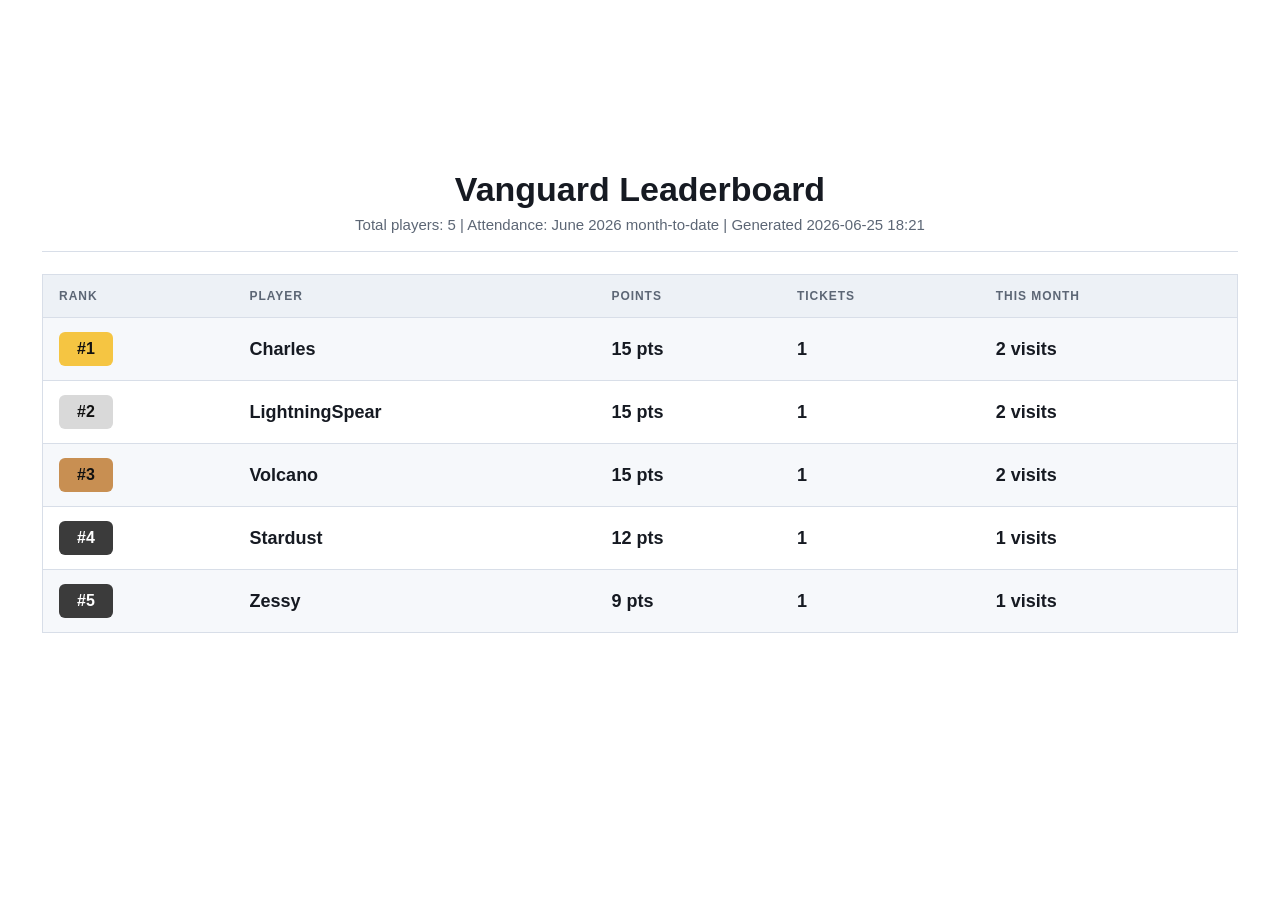
<file: Vanguard_leaderboard.html>
<!doctype html>
<html lang="en">
<head>
    <meta charset="utf-8">
    <meta name="viewport" content="width=device-width, initial-scale=1">
    <title>Vanguard Leaderboard</title>
    <style>
        :root {
            color-scheme: light;
            --bg: #ffffff;
            --panel: #ffffff;
            --panel-alt: #f6f8fb;
            --text: #161a22;
            --muted: #5c6675;
            --line: #d8dee8;
            --gold: #f5c542;
            --silver: #d9d9d9;
            --bronze: #c88f52;
        }

        * {
            box-sizing: border-box;
        }

        body {
            margin: 0;
            background: var(--bg);
            color: var(--text);
            font-family: Arial, Helvetica, sans-serif;
        }

        main {
            width: min(1000px, calc(100% - 32px));
            margin: 32px auto;
        }

        body.presentation main {
            width: min(1200px, calc(100% - 48px));
            min-height: calc(100vh - 64px);
            display: flex;
            align-items: center;
        }

        .slides {
            width: 100%;
            overflow: hidden;
        }

        .slide-track {
            display: flex;
            width: 200%;
            transition: transform 700ms ease;
        }

        .slide {
            width: 50%;
            flex: 0 0 50%;
            padding: 0 2px;
        }

        body.show-ticket-slide .slide-track {
            transform: translateX(-50%);
        }

        header {
            text-align: center;
            padding-bottom: 18px;
            border-bottom: 1px solid var(--line);
        }

        h1 {
            margin: 0;
            font-size: 34px;
            line-height: 1.1;
        }

        .summary {
            margin: 8px 0 0;
            color: var(--muted);
            font-size: 15px;
        }

        table {
            width: 100%;
            margin-top: 22px;
            border-collapse: collapse;
            overflow: hidden;
            border: 1px solid var(--line);
        }

        thead {
            background: #edf1f6;
        }

        th,
        td {
            padding: 14px 16px;
            text-align: left;
            border-bottom: 1px solid var(--line);
        }

        th {
            color: var(--muted);
            font-size: 12px;
            text-transform: uppercase;
            letter-spacing: 0.08em;
        }

        tbody tr:nth-child(even) {
            background: var(--panel);
        }

        tbody tr:nth-child(odd) {
            background: var(--panel-alt);
        }

        .rank {
            display: inline-flex;
            min-width: 54px;
            height: 34px;
            align-items: center;
            justify-content: center;
            border-radius: 6px;
            background: #3b3b3b;
            color: #ffffff;
            font-weight: 700;
        }

        .rank-1 {
            background: var(--gold);
            color: #111111;
        }

        .rank-2 {
            background: var(--silver);
            color: #111111;
        }

        .rank-3 {
            background: var(--bronze);
            color: #111111;
        }

        .player {
            font-size: 18px;
            font-weight: 700;
        }

        .points {
            font-size: 18px;
            font-weight: 700;
            white-space: nowrap;
        }

        .ticket-panel {
            min-height: 62vh;
            display: flex;
            flex-direction: column;
            justify-content: center;
            text-align: center;
            border: 1px solid var(--line);
            background: #ffffff;
            padding: 42px;
        }

        .ticket-panel h2 {
            margin: 0;
            font-size: 42px;
            line-height: 1.1;
        }

        .ticket-rule {
            margin: 22px auto 0;
            width: min(680px, 100%);
            padding: 24px;
            border: 1px solid var(--line);
            background: var(--panel-alt);
            font-size: 26px;
            font-weight: 700;
        }

        .ticket-note {
            width: min(720px, 100%);
            margin: 22px auto 0;
            color: var(--muted);
            font-size: 18px;
            line-height: 1.45;
        }

        .ticket-example {
            margin-top: 26px;
            font-size: 22px;
            font-weight: 700;
        }

        @media print {
            main {
                width: 100%;
                margin: 0;
            }

            .ticket-panel {
                display: none;
            }
        }
    </style>
</head>
<body>
    <main>
        <div class="slides">
            <div class="slide-track">
                <section class="slide">
                    <header>
                        <h1>Vanguard Leaderboard</h1>
                        <p class="summary">Total players: 5 | Attendance: June 2026 month-to-date | Generated 2026-06-25 18:21</p>
                    </header>
                    <table>
                        <thead>
                            <tr>
                                <th>Rank</th>
                                <th>Player</th>
                                <th>Points</th>
                                <th>Tickets</th>
                                <th>This Month</th>
                            </tr>
                        </thead>
                        <tbody>
                            <tr>
                    <td><span class="rank rank-1">#1</span></td>
                    <td class="player">Charles</td>
                    <td class="points">15 pts</td>
                    <td class="points">1</td>
                    <td class="points">2 visits</td>
                </tr>
<tr>
                    <td><span class="rank rank-2">#2</span></td>
                    <td class="player">LightningSpear</td>
                    <td class="points">15 pts</td>
                    <td class="points">1</td>
                    <td class="points">2 visits</td>
                </tr>
<tr>
                    <td><span class="rank rank-3">#3</span></td>
                    <td class="player">Volcano</td>
                    <td class="points">15 pts</td>
                    <td class="points">1</td>
                    <td class="points">2 visits</td>
                </tr>
<tr>
                    <td><span class="rank rank-other">#4</span></td>
                    <td class="player">Stardust</td>
                    <td class="points">12 pts</td>
                    <td class="points">1</td>
                    <td class="points">1 visits</td>
                </tr>
<tr>
                    <td><span class="rank rank-other">#5</span></td>
                    <td class="player">Zessy</td>
                    <td class="points">9 pts</td>
                    <td class="points">1</td>
                    <td class="points">1 visits</td>
                </tr>
                        </tbody>
                    </table>
                </section>
                <section class="slide">
                    <div class="ticket-panel">
                        <h2>How Raffle Tickets Work</h2>
                        <div class="ticket-rule">Every 10 points = 1 raffle ticket</div>
                        <p class="ticket-note">
                            Players under 10 points receive 1 ticket. From 10 points onward, being within 2 points of the next ticket rounds up.
                        </p>
                        <div class="ticket-example">Example: 28 or 29 points gives 3 tickets</div>
                    </div>
                </section>
            </div>
        </div>
    </main>
    <script>
        const presentationGap = 80;
        const slideIntervalMs = 12000;
        const scrollSpeedPixelsPerSecond = 28;
        const scrollResetDelayMs = 1800;
        let showTicketSlide = false;
        let timer = null;
        let scrollFrame = null;
        let scrollResetTimer = null;
        let lastScrollTime = null;

        function isPresentationMode() {
            return Boolean(document.fullscreenElement) ||
                Math.abs(window.innerHeight - screen.height) <= presentationGap;
        }

        function maxScrollY() {
            const scrollElement = document.scrollingElement || document.documentElement;
            return Math.max(
                scrollElement.scrollHeight,
                document.body.scrollHeight,
                document.documentElement.scrollHeight
            ) - scrollElement.clientHeight;
        }

        function canAutoScroll() {
            return !window.matchMedia("(prefers-reduced-motion: reduce)").matches &&
                !showTicketSlide &&
                maxScrollY() > 2;
        }

        function stopAutoScroll() {
            if (scrollFrame) {
                cancelAnimationFrame(scrollFrame);
                scrollFrame = null;
            }
            if (scrollResetTimer) {
                clearTimeout(scrollResetTimer);
                scrollResetTimer = null;
            }
            lastScrollTime = null;
        }

        function scheduleScrollReset() {
            if (scrollResetTimer) {
                return;
            }
            scrollResetTimer = setTimeout(() => {
                scrollResetTimer = null;
                window.scrollTo(0, 0);
                lastScrollTime = null;
                requestAnimationFrame(startAutoScroll);
            }, scrollResetDelayMs);
        }

        function autoScrollStep(timestamp) {
            if (!canAutoScroll()) {
                stopAutoScroll();
                return;
            }

            if (lastScrollTime === null) {
                lastScrollTime = timestamp;
            }

            const elapsedSeconds = (timestamp - lastScrollTime) / 1000;
            lastScrollTime = timestamp;
            const scrollElement = document.scrollingElement || document.documentElement;
            scrollElement.scrollTop += scrollSpeedPixelsPerSecond * elapsedSeconds;

            if (scrollElement.scrollTop >= maxScrollY() - 2) {
                stopAutoScroll();
                scheduleScrollReset();
                return;
            }

            scrollFrame = requestAnimationFrame(autoScrollStep);
        }

        function startAutoScroll() {
            if (scrollFrame || scrollResetTimer || !canAutoScroll()) {
                return;
            }
            scrollFrame = requestAnimationFrame(autoScrollStep);
        }

        function setTicketSlide(isVisible) {
            document.body.classList.toggle("show-ticket-slide", isVisible);
            stopAutoScroll();
            window.scrollTo({ top: 0 });
            if (!isVisible && document.body.classList.contains("presentation")) {
                startAutoScroll();
            }
        }

        function stopSlides() {
            if (timer) {
                clearInterval(timer);
                timer = null;
            }
            showTicketSlide = false;
            setTicketSlide(false);
            stopAutoScroll();
        }

        function startSlides() {
            if (timer) {
                return;
            }
            timer = setInterval(() => {
                if (!showTicketSlide && canAutoScroll()) {
                    return;
                }
                showTicketSlide = !showTicketSlide;
                setTicketSlide(showTicketSlide);
            }, slideIntervalMs);
        }

        function updatePresentationMode() {
            const active = isPresentationMode();
            document.body.classList.toggle("presentation", active);
            if (active) {
                startSlides();
                startAutoScroll();
            } else {
                stopSlides();
                startAutoScroll();
            }
        }

        window.addEventListener("resize", updatePresentationMode);
        document.addEventListener("fullscreenchange", updatePresentationMode);
        updatePresentationMode();
    </script>
</body>
</html>
</file>
<file: css/styles.css>
.carouselCSS{
    height: 50vh;
    background:#000;
}
</file>
